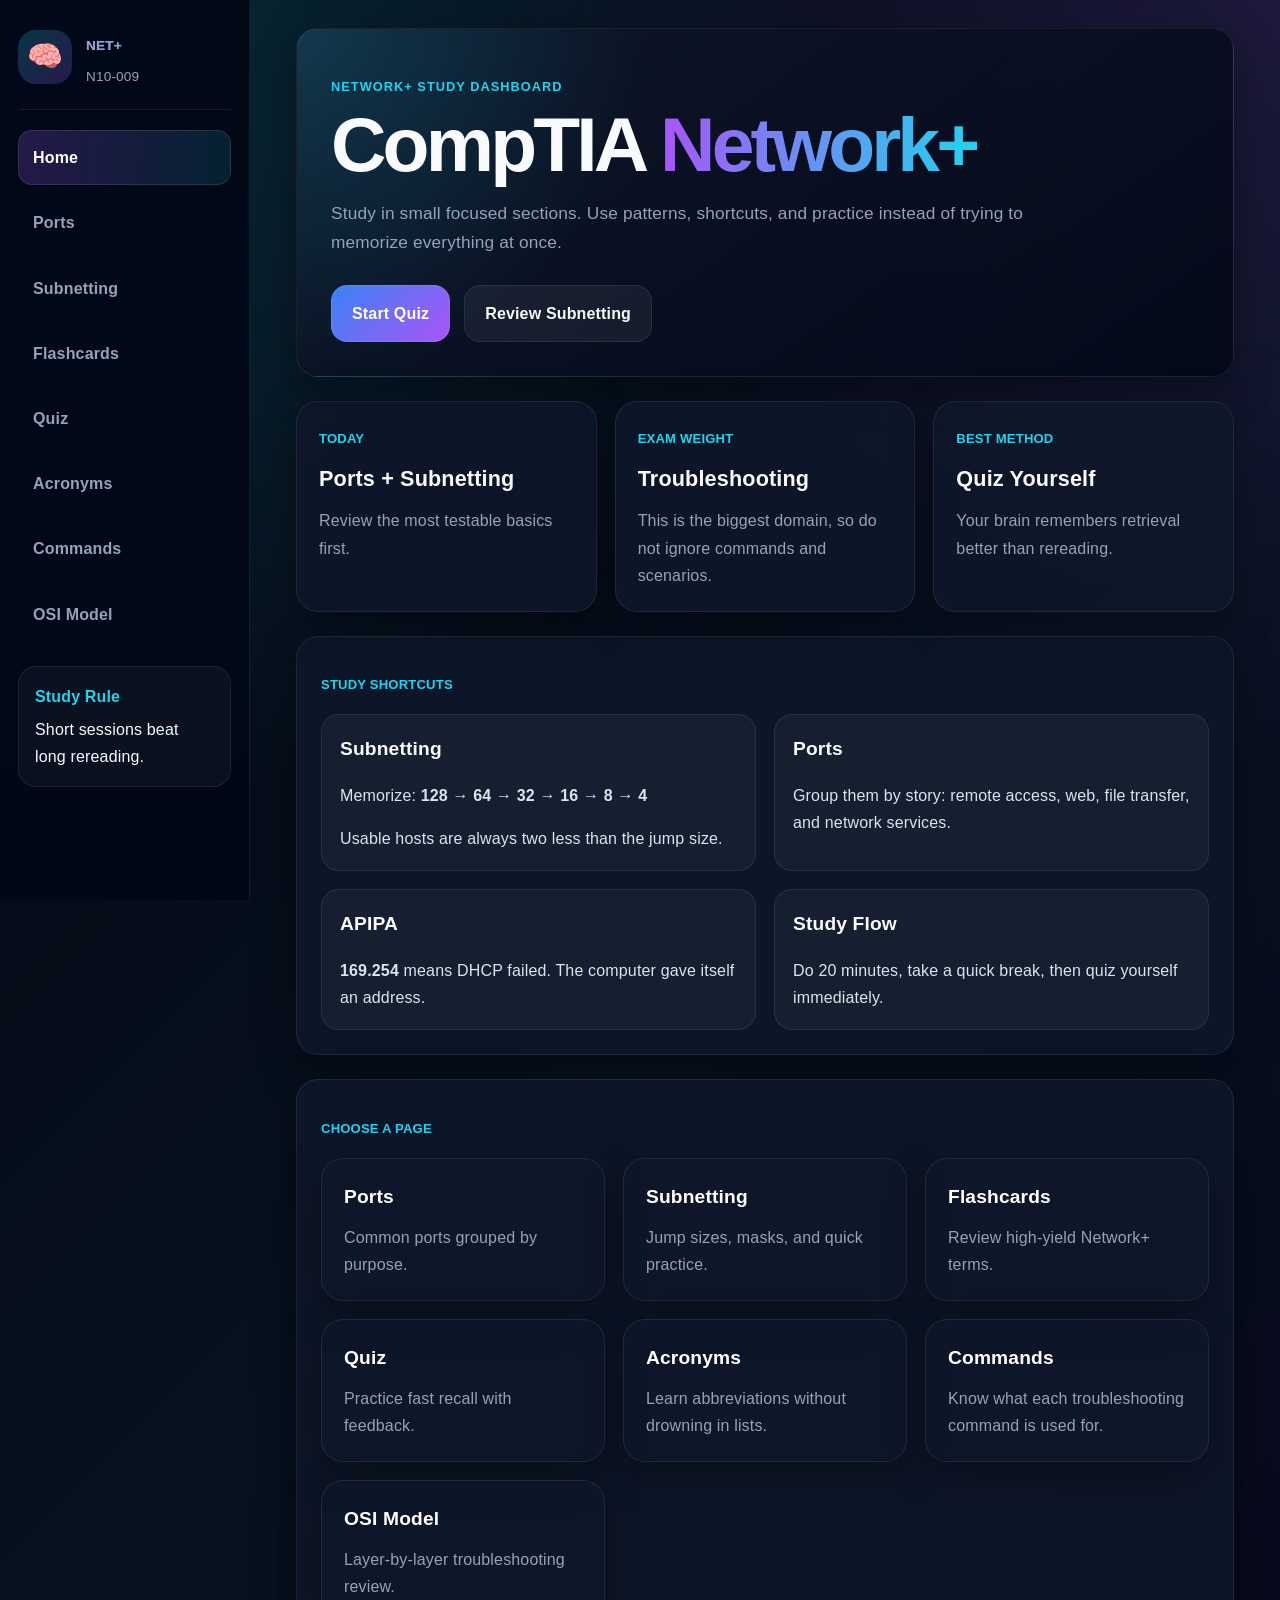
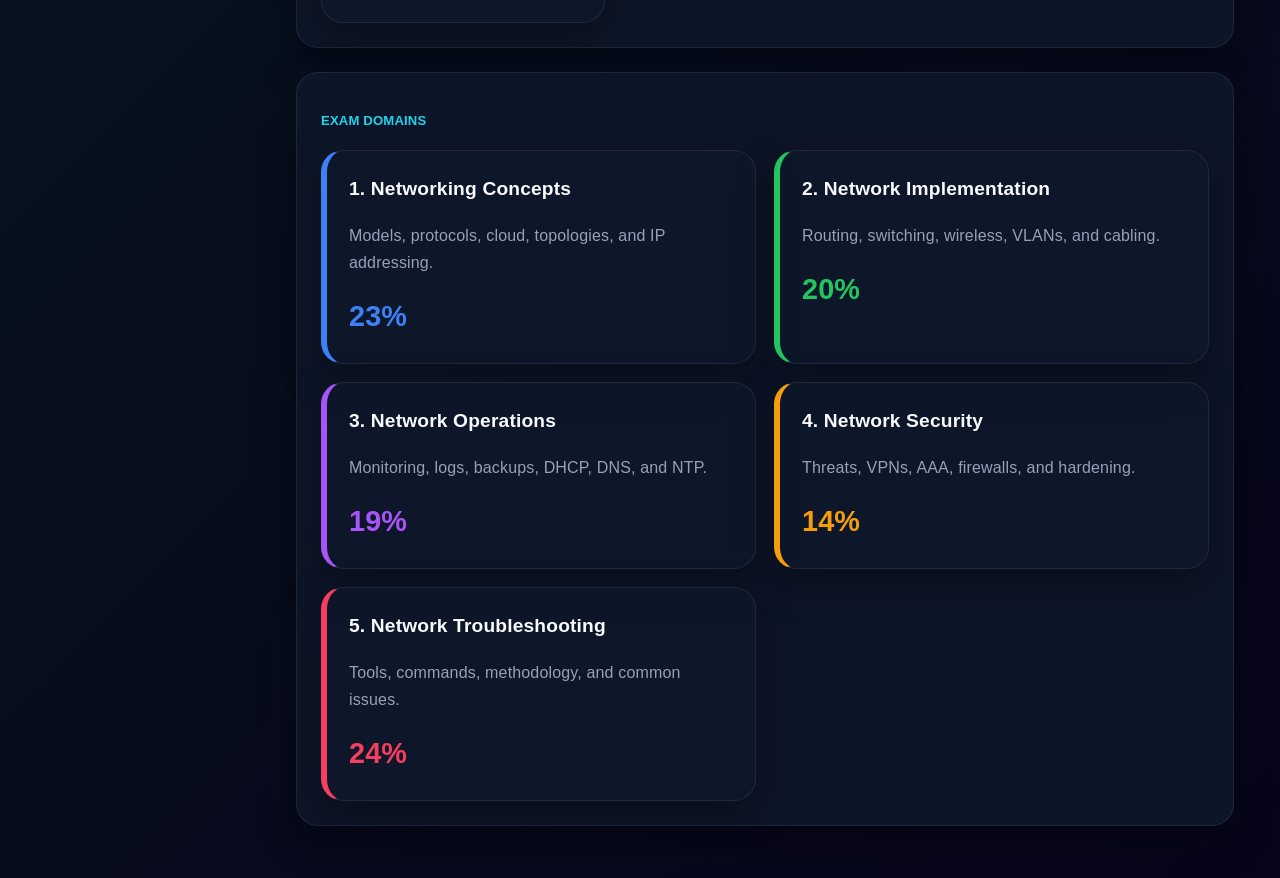
<file: index.html>
<!DOCTYPE html>
<html lang="en">
<head>
  <meta charset="UTF-8" />
  <meta name="viewport" content="width=device-width, initial-scale=1.0" />
  <title>CompTIA Network+ N10-009 Study Hub</title>
  <link rel="stylesheet" href="style.css" />
</head>

<body>
  <a class="skip-link" href="#main">Skip to main content</a>

  <div class="shell">
    <aside class="sidebar">
      <div class="brand">
        <div class="logo" aria-hidden="true">🧠</div>
        <div>
          <h2><span class="gradient-text">NET+</span></h2>
          <span>N10-009</span>
        </div>
      </div>

      <nav class="nav" aria-label="Main navigation">
        <a href="index.html" class="active">Home</a>
        <a href="ports.html">Ports</a>
        <a href="subnetting.html">Subnetting</a>
        <a href="flashcards.html">Flashcards</a>
        <a href="quiz.html">Quiz</a>
        <a href="acronyms.html">Acronyms</a>
        <a href="commands.html">Commands</a>
        <a href="osi.html">OSI Model</a>
      </nav>

      <div class="side-note">
        <strong>Study Rule</strong>
        <span>Short sessions beat long rereading.</span>
      </div>
    </aside>

    <main id="main">
      <section class="hero-card">
        <p class="eyebrow">Network+ Study Dashboard</p>

        <h1>
          CompTIA <span class="gradient-text">Network+</span>
        </h1>

        <p class="subtitle">
          Study in small focused sections. Use patterns, shortcuts, and practice instead of trying to memorize everything at once.
        </p>

        <div class="hero-actions">
          <a class="primary-btn" href="quiz.html">Start Quiz</a>
          <a class="secondary-btn" href="subnetting.html">Review Subnetting</a>
        </div>
      </section>

      <section class="focus-grid" aria-label="Study focus cards">
        <article class="focus-card">
          <span class="card-label">Today</span>
          <h2>Ports + Subnetting</h2>
          <p>Review the most testable basics first.</p>
        </article>

        <article class="focus-card">
          <span class="card-label">Exam Weight</span>
          <h2>Troubleshooting</h2>
          <p>This is the biggest domain, so do not ignore commands and scenarios.</p>
        </article>

        <article class="focus-card">
          <span class="card-label">Best Method</span>
          <h2>Quiz Yourself</h2>
          <p>Your brain remembers retrieval better than rereading.</p>
        </article>
      </section>

      <section class="panel">
        <p class="section-tag">Study Shortcuts</p>

        <div class="rules-grid">
          <article class="study-rule">
            <h2>Subnetting</h2>
            <p>Memorize: <strong>128 → 64 → 32 → 16 → 8 → 4</strong></p>
            <p>Usable hosts are always two less than the jump size.</p>
          </article>

          <article class="study-rule">
            <h2>Ports</h2>
            <p>Group them by story: remote access, web, file transfer, and network services.</p>
          </article>

          <article class="study-rule">
            <h2>APIPA</h2>
            <p><strong>169.254</strong> means DHCP failed. The computer gave itself an address.</p>
          </article>

          <article class="study-rule">
            <h2>Study Flow</h2>
            <p>Do 20 minutes, take a quick break, then quiz yourself immediately.</p>
          </article>
        </div>
      </section>

      <section class="panel">
        <p class="section-tag">Choose a Page</p>

        <div class="page-grid">
          <a class="page-card" href="ports.html">
            <span>Ports</span>
            <p>Common ports grouped by purpose.</p>
          </a>

          <a class="page-card" href="subnetting.html">
            <span>Subnetting</span>
            <p>Jump sizes, masks, and quick practice.</p>
          </a>

          <a class="page-card" href="flashcards.html">
            <span>Flashcards</span>
            <p>Review high-yield Network+ terms.</p>
          </a>

          <a class="page-card" href="quiz.html">
            <span>Quiz</span>
            <p>Practice fast recall with feedback.</p>
          </a>

          <a class="page-card" href="acronyms.html">
            <span>Acronyms</span>
            <p>Learn abbreviations without drowning in lists.</p>
          </a>

          <a class="page-card" href="commands.html">
            <span>Commands</span>
            <p>Know what each troubleshooting command is used for.</p>
          </a>

          <a class="page-card" href="osi.html">
            <span>OSI Model</span>
            <p>Layer-by-layer troubleshooting review.</p>
          </a>
        </div>
      </section>

      <section class="panel">
        <p class="section-tag">Exam Domains</p>

        <div class="domains">
          <article class="domain-card" style="--color: var(--blue)">
            <h2>1. Networking Concepts</h2>
            <p>Models, protocols, cloud, topologies, and IP addressing.</p>
            <strong>23%</strong>
          </article>

          <article class="domain-card" style="--color: var(--green)">
            <h2>2. Network Implementation</h2>
            <p>Routing, switching, wireless, VLANs, and cabling.</p>
            <strong>20%</strong>
          </article>

          <article class="domain-card" style="--color: var(--purple)">
            <h2>3. Network Operations</h2>
            <p>Monitoring, logs, backups, DHCP, DNS, and NTP.</p>
            <strong>19%</strong>
          </article>

          <article class="domain-card" style="--color: var(--orange)">
            <h2>4. Network Security</h2>
            <p>Threats, VPNs, AAA, firewalls, and hardening.</p>
            <strong>14%</strong>
          </article>

          <article class="domain-card" style="--color: var(--red)">
            <h2>5. Network Troubleshooting</h2>
            <p>Tools, commands, methodology, and common issues.</p>
            <strong>24%</strong>
          </article>
        </div>
      </section>
    </main>
  </div>
</body>
</html>
</file>
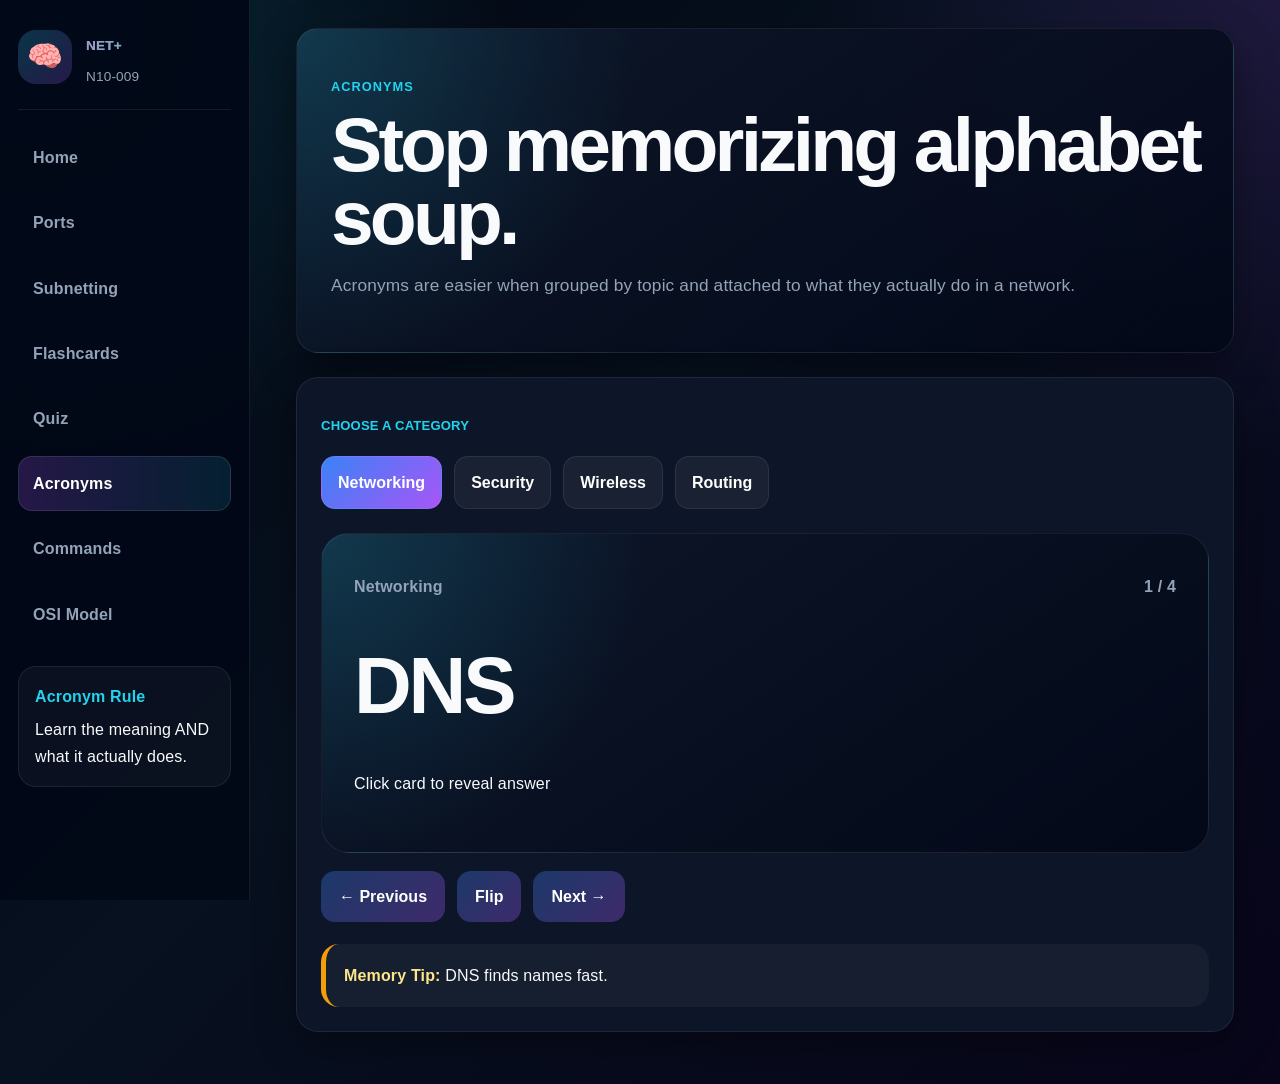
<file: acronyms.html>
<!DOCTYPE html>
<html lang="en">
<head>
  <meta charset="UTF-8" />
  <meta name="viewport" content="width=device-width, initial-scale=1.0" />
  <title>Acronyms | Network+ Study Hub</title>
  <link rel="stylesheet" href="style.css" />

  <style>
    .category-tabs {
      display: flex;
      flex-wrap: wrap;
      gap: 12px;
      margin-bottom: 24px;
    }

    .category-btn {
      padding: 12px 16px;
      border-radius: 14px;
      border: 1px solid rgba(255,255,255,.08);
      background: rgba(255,255,255,.05);
      color: white;
      cursor: pointer;
      font-weight: 800;
    }

    .category-btn.active {
      background: linear-gradient(135deg, var(--blue), var(--purple));
    }

    .acronym-card {
      padding: 32px;
      border-radius: 28px;

      background:
        radial-gradient(circle at top left, rgba(34,211,238,.18), transparent 35%),
        linear-gradient(145deg, rgba(15,23,42,.95), rgba(2,8,23,.92));

      border: 1px solid rgba(255,255,255,.08);

      min-height: 320px;

      display: flex;
      flex-direction: column;
      justify-content: center;

      cursor: pointer;
    }

    .acronym-top {
      display: flex;
      justify-content: space-between;
      margin-bottom: 18px;
      color: var(--muted);
      font-weight: 800;
    }

    .acronym-word {
      font-size: clamp(2.5rem, 8vw, 5rem);
      font-weight: 900;
      letter-spacing: -.04em;
      margin: 0;
    }

    .acronym-answer {
      display: none;

      margin-top: 24px;

      padding-top: 20px;

      border-top: 1px solid rgba(255,255,255,.08);

      font-size: 1.2rem;

      color: #dbeafe;
    }

    .acronym-card.revealed .acronym-answer {
      display: block;
    }

    .memory-tip {
      margin-top: 22px;

      padding: 18px;

      border-radius: 18px;

      background: rgba(255,255,255,.04);

      border-left: 5px solid var(--orange);
    }

    .memory-tip strong {
      color: #fde68a;
    }

    .card-controls {
      display: flex;
      flex-wrap: wrap;
      gap: 12px;
      margin-top: 18px;
    }

    .card-controls button {
      padding: 12px 18px;
      border-radius: 14px;
      border: none;
      cursor: pointer;
      color: white;
      font-weight: 900;

      background:
        linear-gradient(
          135deg,
          rgba(59,130,246,.32),
          rgba(168,85,247,.32)
        );
    }
  </style>
</head>

<body>
  <a class="skip-link" href="#main">Skip to main content</a>

  <div class="shell">
    <aside class="sidebar">
      <div class="brand">
        <div class="logo">🧠</div>

        <div>
          <h2><span class="gradient-text">NET+</span></h2>
          <span>N10-009</span>
        </div>
      </div>

      <nav class="nav">
        <a href="index.html">Home</a>
        <a href="ports.html">Ports</a>
        <a href="subnetting.html">Subnetting</a>
        <a href="flashcards.html">Flashcards</a>
        <a href="quiz.html">Quiz</a>
        <a href="acronyms.html" class="active">Acronyms</a>
        <a href="commands.html">Commands</a>
        <a href="osi.html">OSI Model</a>
      </nav>

      <div class="side-note">
        <strong>Acronym Rule</strong>
        <span>Learn the meaning AND what it actually does.</span>
      </div>
    </aside>

    <main id="main">
      <section class="hero-card">
        <p class="eyebrow">Acronyms</p>

        <h1>Stop memorizing alphabet soup.</h1>

        <p class="subtitle">
          Acronyms are easier when grouped by topic and attached to what they actually do in a network.
        </p>
      </section>

      <section class="panel">
        <p class="section-tag">Choose a Category</p>

        <div class="category-tabs">
          <button class="category-btn active"
            onclick="changeCategory('networking', event)">
            Networking
          </button>

          <button class="category-btn"
            onclick="changeCategory('security', event)">
            Security
          </button>

          <button class="category-btn"
            onclick="changeCategory('wireless', event)">
            Wireless
          </button>

          <button class="category-btn"
            onclick="changeCategory('routing', event)">
            Routing
          </button>
        </div>

        <div class="acronym-card"
          id="acronymCard"
          onclick="flipCard()">

          <div class="acronym-top">
            <span id="categoryName">Networking</span>
            <span id="cardCounter">1 / 1</span>
          </div>

          <h2 class="acronym-word" id="question">
            DNS
          </h2>

          <div class="acronym-answer" id="answer"></div>

          <p class="flash-hint">
            Click card to reveal answer
          </p>
        </div>

        <div class="card-controls">
          <button onclick="prevCard(event)">
            ← Previous
          </button>

          <button onclick="flipCard(event)">
            Flip
          </button>

          <button onclick="nextCard(event)">
            Next →
          </button>
        </div>

        <div class="memory-tip" id="memoryTip">
          <strong>Memory Tip:</strong>
          DNS finds names fast.
        </div>
      </section>
    </main>
  </div>

  <script>
    const categories = {
      networking: [
        {
          q: "DNS",
          a: "Domain Name System — converts names into IP addresses.",
          tip: "DNS finds names fast."
        },

        {
          q: "DHCP",
          a: "Dynamic Host Configuration Protocol — automatically assigns IP addresses.",
          tip: "DHCP gives devices their network settings."
        },

        {
          q: "NAT",
          a: "Network Address Translation — converts private IPs into public IPs.",
          tip: "NAT hides many private devices behind one public IP."
        },

        {
          q: "SNMP",
          a: "Simple Network Management Protocol — monitors network devices.",
          tip: "Think monitoring dashboards."
        }
      ],

      security: [
        {
          q: "AAA",
          a: "Authentication, Authorization, and Accounting.",
          tip: "Who are you? What can you access? What did you do?"
        },

        {
          q: "MFA",
          a: "Multi-Factor Authentication.",
          tip: "Password plus something else."
        },

        {
          q: "ACL",
          a: "Access Control List — filters traffic using permit and deny rules.",
          tip: "Think traffic filter rules."
        },

        {
          q: "PKI",
          a: "Public Key Infrastructure — manages certificates and trust.",
          tip: "PKI helps encrypted systems trust each other."
        }
      ],

      wireless: [
        {
          q: "SSID",
          a: "Service Set Identifier — Wi-Fi network name.",
          tip: "The name you click when joining Wi-Fi."
        },

        {
          q: "WPA3",
          a: "Wi-Fi Protected Access 3 — wireless security standard.",
          tip: "Modern Wi-Fi security."
        },

        {
          q: "AP",
          a: "Access Point — provides wireless network access.",
          tip: "Turns wired network into wireless."
        },

        {
          q: "PoE",
          a: "Power over Ethernet — sends power through Ethernet cables.",
          tip: "One cable for both power and data."
        }
      ],

      routing: [
        {
          q: "OSPF",
          a: "Open Shortest Path First — link-state routing protocol.",
          tip: "OSPF chooses best path using cost."
        },

        {
          q: "BGP",
          a: "Border Gateway Protocol — internet routing protocol.",
          tip: "BGP runs the internet."
        },

        {
          q: "RIP",
          a: "Routing Information Protocol — uses hop count.",
          tip: "RIP trusts everybody too much."
        },

        {
          q: "CIDR",
          a: "Classless Inter-Domain Routing — slash notation like /24.",
          tip: "CIDR controls subnet size."
        }
      ]
    };

    let currentCategory = "networking";
    let currentCard = 0;

    function renderCard() {
      const deck = categories[currentCategory];
      const card = deck[currentCard];

      document.getElementById("acronymCard")
        .classList.remove("revealed");

      document.getElementById("categoryName")
        .textContent =
          currentCategory.charAt(0).toUpperCase() +
          currentCategory.slice(1);

      document.getElementById("cardCounter")
        .textContent =
          `${currentCard + 1} / ${deck.length}`;

      document.getElementById("question")
        .textContent = card.q;

      document.getElementById("answer")
        .textContent = card.a;

      document.getElementById("memoryTip")
        .innerHTML =
          `<strong>Memory Tip:</strong> ${card.tip}`;
    }

    function flipCard(event) {
      if (event) event.stopPropagation();

      document.getElementById("acronymCard")
        .classList.toggle("revealed");
    }

    function nextCard(event) {
      if (event) event.stopPropagation();

      currentCard =
        (currentCard + 1) %
        categories[currentCategory].length;

      renderCard();
    }

    function prevCard(event) {
      if (event) event.stopPropagation();

      currentCard =
        (currentCard - 1 + categories[currentCategory].length) %
        categories[currentCategory].length;

      renderCard();
    }

    function changeCategory(category, event) {
      currentCategory = category;
      currentCard = 0;

      document
        .querySelectorAll(".category-btn")
        .forEach(btn => btn.classList.remove("active"));

      event.target.classList.add("active");

      renderCard();
    }

    renderCard();
  </script>
</body>
</html>
</file>
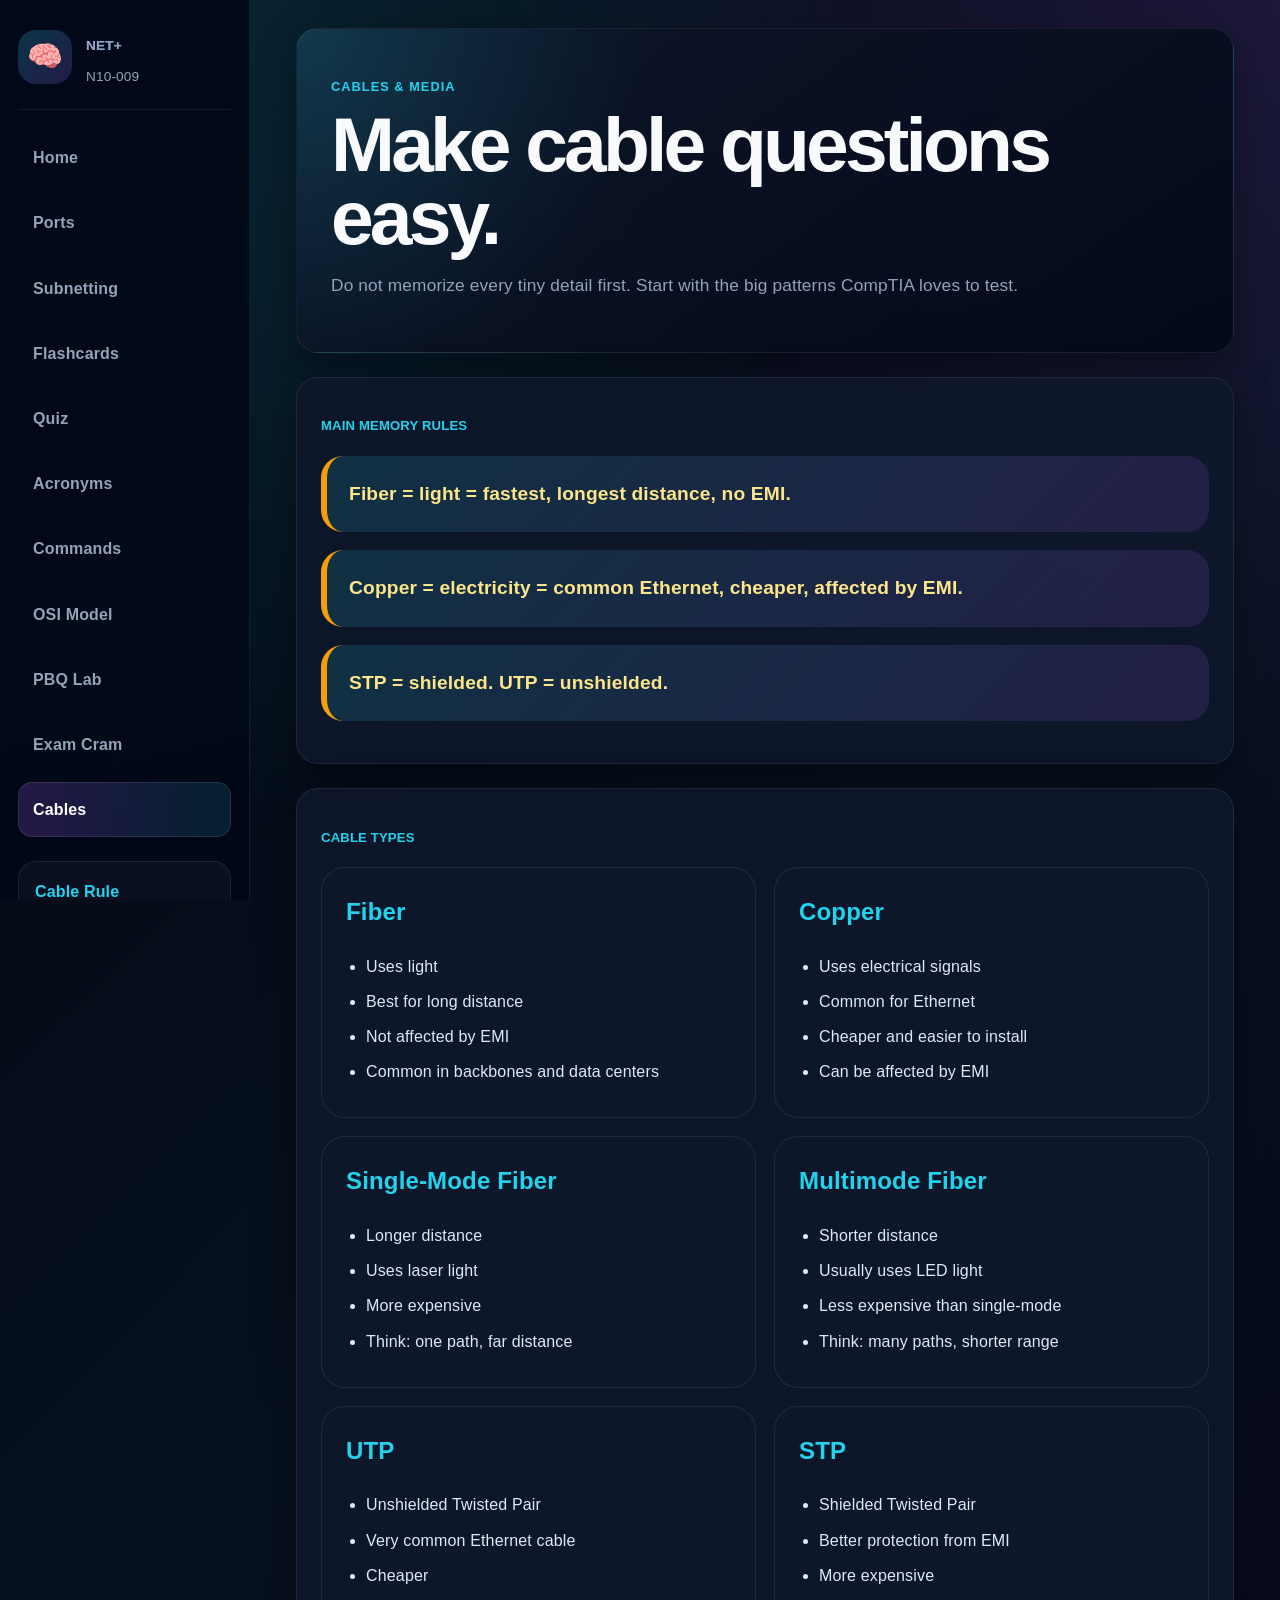
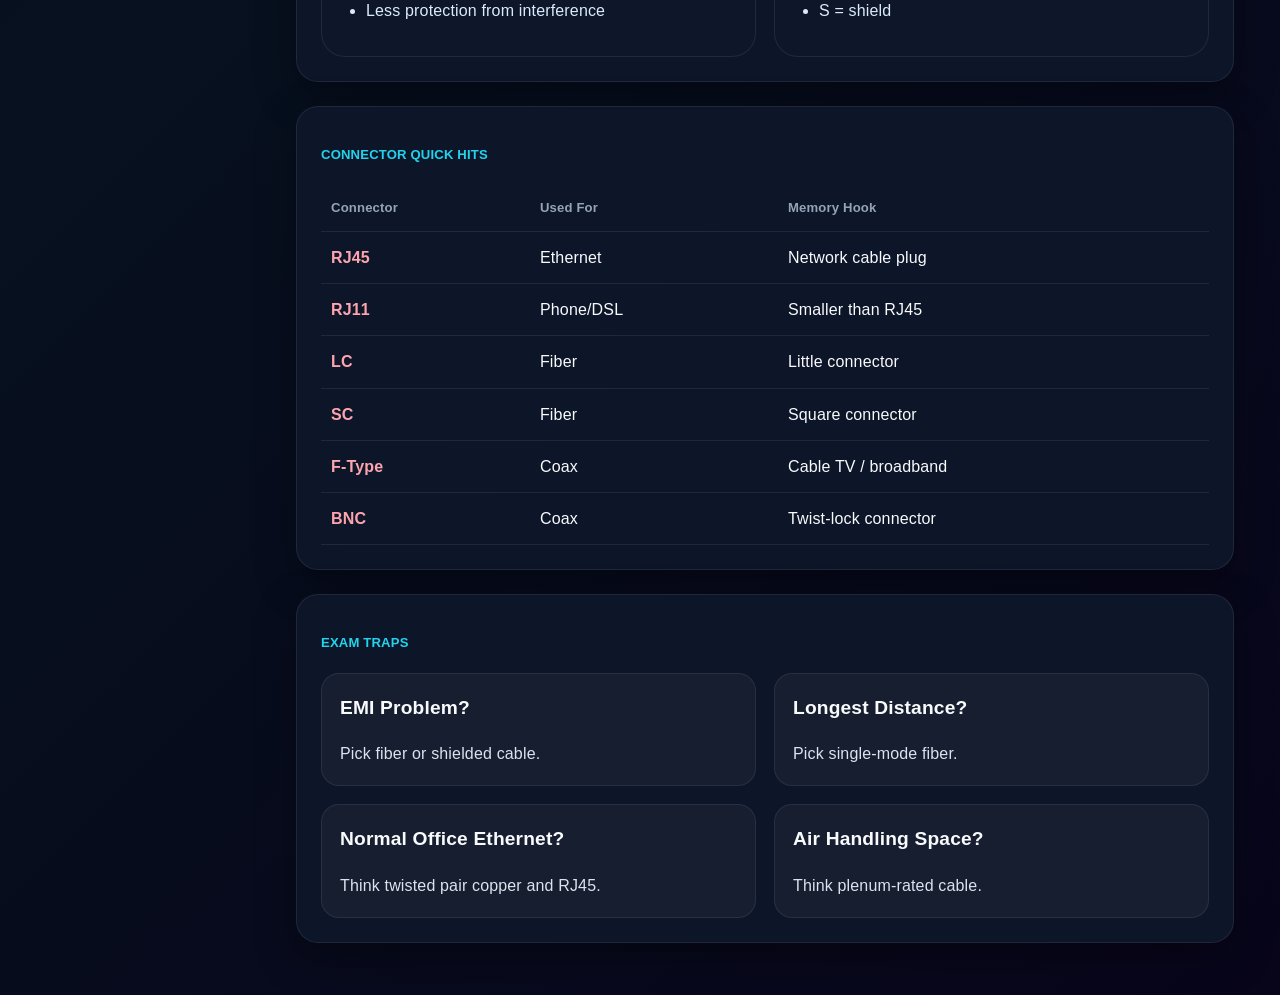
<file: cables.html>
<!DOCTYPE html>
<html lang="en">
<head>
  <meta charset="UTF-8" />
  <meta name="viewport" content="width=device-width, initial-scale=1.0" />
  <title>Cables | Network+ Study Hub</title>
  <link rel="stylesheet" href="style.css" />

  <style>
    .cable-grid {
      display: grid;
      grid-template-columns: repeat(2, 1fr);
      gap: 18px;
    }

    .cable-card {
      padding: 24px;
      border-radius: 24px;
      background: rgba(15,23,42,.94);
      border: 1px solid rgba(255,255,255,.08);
    }

    .cable-card h2 {
      margin-top: 0;
      color: var(--cyan);
    }

    .big-rule {
      padding: 22px;
      border-radius: 22px;
      background: linear-gradient(135deg, rgba(34,211,238,.14), rgba(168,85,247,.14));
      border-left: 6px solid var(--orange);
      margin-bottom: 18px;
      font-size: 1.2rem;
      font-weight: 800;
      color: #fde68a;
    }

    .mini-list {
      margin: 0;
      padding-left: 20px;
      color: #dbeafe;
    }

    .mini-list li {
      margin-bottom: 8px;
    }

    @media (max-width: 900px) {
      .cable-grid {
        grid-template-columns: 1fr;
      }
    }
  </style>
</head>

<body>
  <a class="skip-link" href="#main">Skip to main content</a>

  <div class="shell">
    <aside class="sidebar">
      <div class="brand">
        <div class="logo" aria-hidden="true">🧠</div>
        <div>
          <h2><span class="gradient-text">NET+</span></h2>
          <span>N10-009</span>
        </div>
      </div>

      <nav class="nav" aria-label="Main navigation">
        <a href="index.html">Home</a>
        <a href="ports.html">Ports</a>
        <a href="subnetting.html">Subnetting</a>
        <a href="flashcards.html">Flashcards</a>
        <a href="quiz.html">Quiz</a>
        <a href="acronyms.html">Acronyms</a>
        <a href="commands.html">Commands</a>
        <a href="osi.html">OSI Model</a>
        <a href="pbq.html">PBQ Lab</a>
        <a href="exam-cram.html">Exam Cram</a>
        <a href="cables.html" class="active">Cables</a>
      </nav>

      <div class="side-note">
        <strong>Cable Rule</strong>
        <span>Fiber is light. Copper is electricity.</span>
      </div>
    </aside>

    <main id="main">
      <section class="hero-card">
        <p class="eyebrow">Cables & Media</p>
        <h1>Make cable questions easy.</h1>
        <p class="subtitle">
          Do not memorize every tiny detail first. Start with the big patterns CompTIA loves to test.
        </p>
      </section>

      <section class="panel">
        <p class="section-tag">Main Memory Rules</p>

        <div class="big-rule">Fiber = light = fastest, longest distance, no EMI.</div>
        <div class="big-rule">Copper = electricity = common Ethernet, cheaper, affected by EMI.</div>
        <div class="big-rule">STP = shielded. UTP = unshielded.</div>
      </section>

      <section class="panel">
        <p class="section-tag">Cable Types</p>

        <div class="cable-grid">
          <article class="cable-card">
            <h2>Fiber</h2>
            <ul class="mini-list">
              <li>Uses light</li>
              <li>Best for long distance</li>
              <li>Not affected by EMI</li>
              <li>Common in backbones and data centers</li>
            </ul>
          </article>

          <article class="cable-card">
            <h2>Copper</h2>
            <ul class="mini-list">
              <li>Uses electrical signals</li>
              <li>Common for Ethernet</li>
              <li>Cheaper and easier to install</li>
              <li>Can be affected by EMI</li>
            </ul>
          </article>

          <article class="cable-card">
            <h2>Single-Mode Fiber</h2>
            <ul class="mini-list">
              <li>Longer distance</li>
              <li>Uses laser light</li>
              <li>More expensive</li>
              <li>Think: one path, far distance</li>
            </ul>
          </article>

          <article class="cable-card">
            <h2>Multimode Fiber</h2>
            <ul class="mini-list">
              <li>Shorter distance</li>
              <li>Usually uses LED light</li>
              <li>Less expensive than single-mode</li>
              <li>Think: many paths, shorter range</li>
            </ul>
          </article>

          <article class="cable-card">
            <h2>UTP</h2>
            <ul class="mini-list">
              <li>Unshielded Twisted Pair</li>
              <li>Very common Ethernet cable</li>
              <li>Cheaper</li>
              <li>Less protection from interference</li>
            </ul>
          </article>

          <article class="cable-card">
            <h2>STP</h2>
            <ul class="mini-list">
              <li>Shielded Twisted Pair</li>
              <li>Better protection from EMI</li>
              <li>More expensive</li>
              <li>S = shield</li>
            </ul>
          </article>
        </div>
      </section>

      <section class="panel">
        <p class="section-tag">Connector Quick Hits</p>

        <table>
          <thead>
            <tr>
              <th>Connector</th>
              <th>Used For</th>
              <th>Memory Hook</th>
            </tr>
          </thead>
          <tbody>
            <tr>
              <td>RJ45</td>
              <td>Ethernet</td>
              <td>Network cable plug</td>
            </tr>
            <tr>
              <td>RJ11</td>
              <td>Phone/DSL</td>
              <td>Smaller than RJ45</td>
            </tr>
            <tr>
              <td>LC</td>
              <td>Fiber</td>
              <td>Little connector</td>
            </tr>
            <tr>
              <td>SC</td>
              <td>Fiber</td>
              <td>Square connector</td>
            </tr>
            <tr>
              <td>F-Type</td>
              <td>Coax</td>
              <td>Cable TV / broadband</td>
            </tr>
            <tr>
              <td>BNC</td>
              <td>Coax</td>
              <td>Twist-lock connector</td>
            </tr>
          </tbody>
        </table>
      </section>

      <section class="panel">
        <p class="section-tag">Exam Traps</p>

        <div class="cable-grid">
          <article class="study-rule">
            <h2>EMI Problem?</h2>
            <p>Pick fiber or shielded cable.</p>
          </article>

          <article class="study-rule">
            <h2>Longest Distance?</h2>
            <p>Pick single-mode fiber.</p>
          </article>

          <article class="study-rule">
            <h2>Normal Office Ethernet?</h2>
            <p>Think twisted pair copper and RJ45.</p>
          </article>

          <article class="study-rule">
            <h2>Air Handling Space?</h2>
            <p>Think plenum-rated cable.</p>
          </article>
        </div>
      </section>
    </main>
  </div>
</body>
</html>
</file>
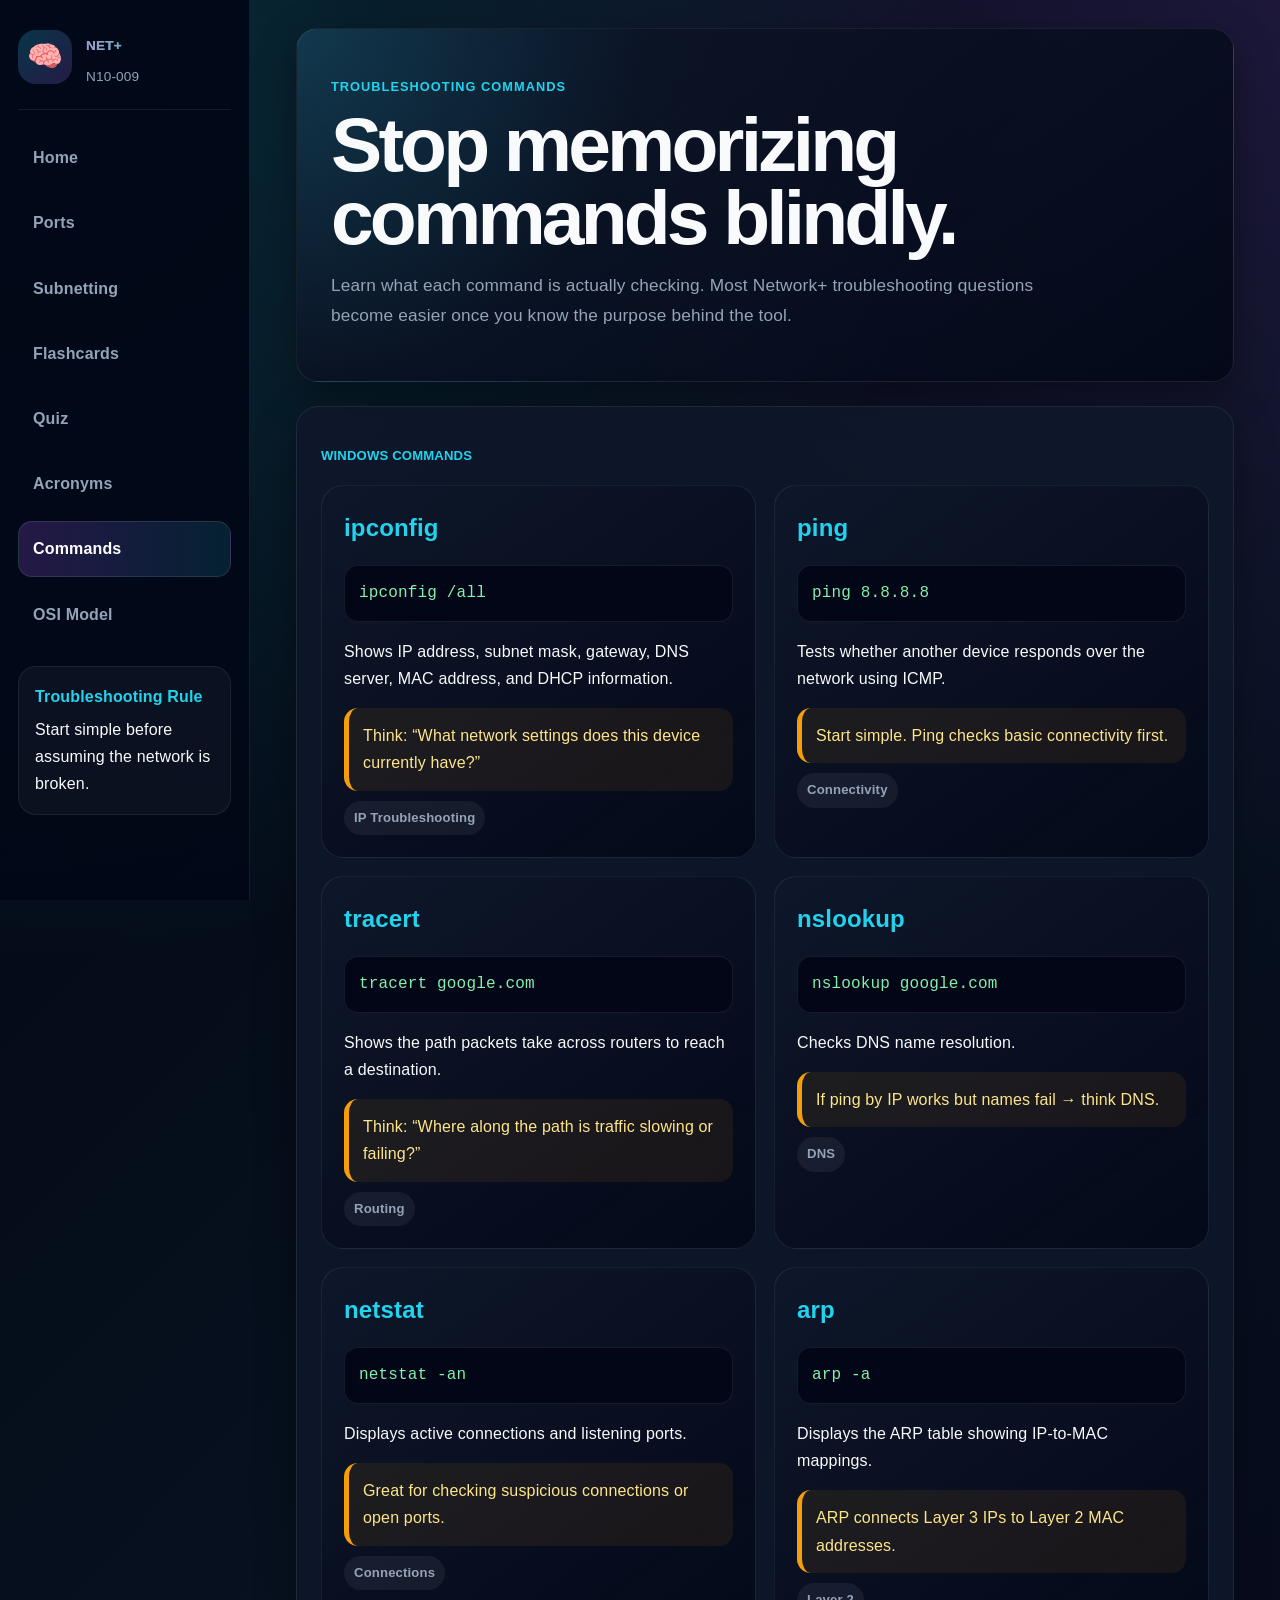
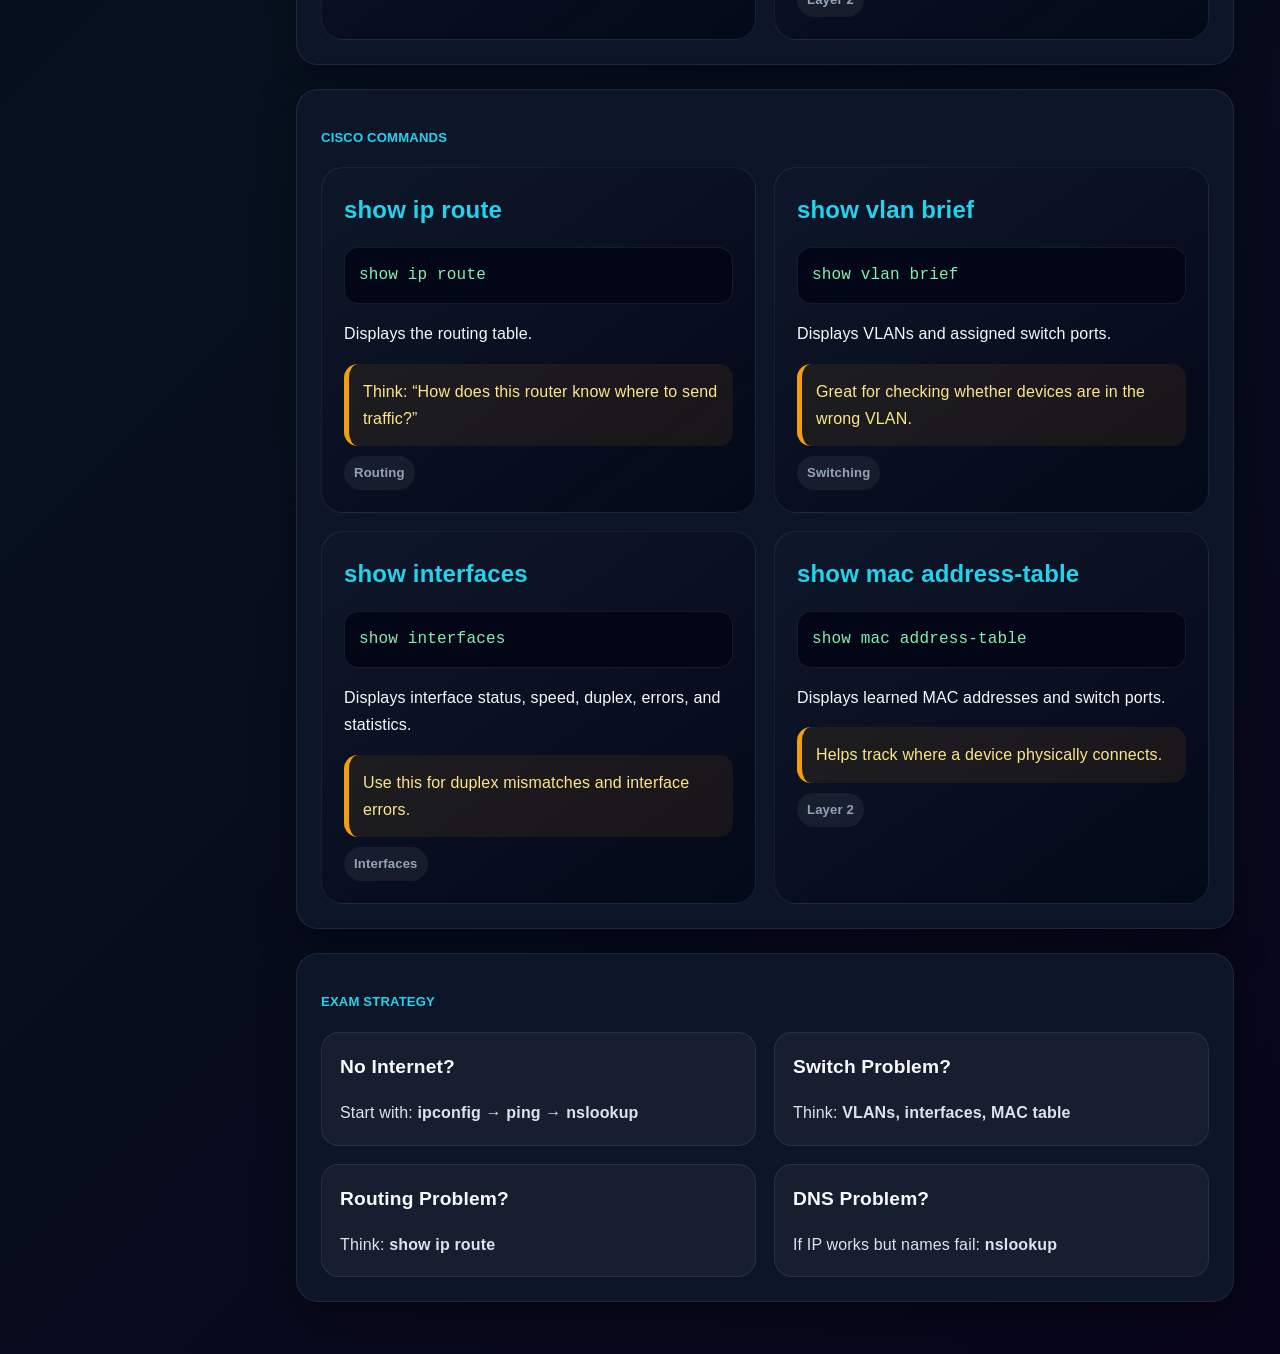
<file: commands.html>
<!DOCTYPE html>
<html lang="en">
<head>
  <meta charset="UTF-8" />
  <meta name="viewport" content="width=device-width, initial-scale=1.0" />
  <title>Commands | Network+ Study Hub</title>
  <link rel="stylesheet" href="style.css" />

  <style>
    .command-grid {
      display: grid;
      grid-template-columns: repeat(2, 1fr);
      gap: 18px;
    }

    .command-card {
      padding: 22px;
      border-radius: 22px;

      background:
        linear-gradient(
          145deg,
          rgba(15,23,42,.95),
          rgba(2,8,23,.90)
        );

      border: 1px solid rgba(255,255,255,.08);
    }

    .command-card h2 {
      margin-top: 0;
      margin-bottom: 12px;
      color: var(--cyan);
    }

    .terminal {
      margin: 16px 0;

      padding: 14px;

      border-radius: 14px;

      background: #020617;

      border: 1px solid rgba(255,255,255,.08);

      font-family: monospace;

      overflow-x: auto;
    }

    .terminal code {
      color: #86efac;
      font-size: 1rem;
    }

    .memory-tip {
      margin-top: 16px;

      padding: 14px;

      border-left: 5px solid var(--orange);

      background: rgba(245,158,11,.08);

      border-radius: 14px;

      color: #fde68a;
    }

    .command-tag {
      display: inline-block;

      margin-top: 10px;

      padding: 6px 10px;

      border-radius: 999px;

      background: rgba(255,255,255,.06);

      color: var(--muted);

      font-size: .82rem;

      font-weight: 700;
    }

    @media (max-width: 900px) {
      .command-grid {
        grid-template-columns: 1fr;
      }
    }
  </style>
</head>

<body>
  <a class="skip-link" href="#main">Skip to main content</a>

  <div class="shell">
    <aside class="sidebar">
      <div class="brand">
        <div class="logo">🧠</div>

        <div>
          <h2><span class="gradient-text">NET+</span></h2>
          <span>N10-009</span>
        </div>
      </div>

      <nav class="nav">
        <a href="index.html">Home</a>
        <a href="ports.html">Ports</a>
        <a href="subnetting.html">Subnetting</a>
        <a href="flashcards.html">Flashcards</a>
        <a href="quiz.html">Quiz</a>
        <a href="acronyms.html">Acronyms</a>
        <a href="commands.html" class="active">Commands</a>
        <a href="osi.html">OSI Model</a>
      </nav>

      <div class="side-note">
        <strong>Troubleshooting Rule</strong>
        <span>Start simple before assuming the network is broken.</span>
      </div>
    </aside>

    <main id="main">
      <section class="hero-card">
        <p class="eyebrow">Troubleshooting Commands</p>

        <h1>Stop memorizing commands blindly.</h1>

        <p class="subtitle">
          Learn what each command is actually checking. Most Network+ troubleshooting questions become easier once you know the purpose behind the tool.
        </p>
      </section>

      <section class="panel">
        <p class="section-tag">Windows Commands</p>

        <div class="command-grid">

          <article class="command-card">
            <h2>ipconfig</h2>

            <div class="terminal">
              <code>ipconfig /all</code>
            </div>

            <p>
              Shows IP address, subnet mask, gateway, DNS server, MAC address, and DHCP information.
            </p>

            <div class="memory-tip">
              Think: “What network settings does this device currently have?”
            </div>

            <span class="command-tag">IP Troubleshooting</span>
          </article>

          <article class="command-card">
            <h2>ping</h2>

            <div class="terminal">
              <code>ping 8.8.8.8</code>
            </div>

            <p>
              Tests whether another device responds over the network using ICMP.
            </p>

            <div class="memory-tip">
              Start simple. Ping checks basic connectivity first.
            </div>

            <span class="command-tag">Connectivity</span>
          </article>

          <article class="command-card">
            <h2>tracert</h2>

            <div class="terminal">
              <code>tracert google.com</code>
            </div>

            <p>
              Shows the path packets take across routers to reach a destination.
            </p>

            <div class="memory-tip">
              Think: “Where along the path is traffic slowing or failing?”
            </div>

            <span class="command-tag">Routing</span>
          </article>

          <article class="command-card">
            <h2>nslookup</h2>

            <div class="terminal">
              <code>nslookup google.com</code>
            </div>

            <p>
              Checks DNS name resolution.
            </p>

            <div class="memory-tip">
              If ping by IP works but names fail → think DNS.
            </div>

            <span class="command-tag">DNS</span>
          </article>

          <article class="command-card">
            <h2>netstat</h2>

            <div class="terminal">
              <code>netstat -an</code>
            </div>

            <p>
              Displays active connections and listening ports.
            </p>

            <div class="memory-tip">
              Great for checking suspicious connections or open ports.
            </div>

            <span class="command-tag">Connections</span>
          </article>

          <article class="command-card">
            <h2>arp</h2>

            <div class="terminal">
              <code>arp -a</code>
            </div>

            <p>
              Displays the ARP table showing IP-to-MAC mappings.
            </p>

            <div class="memory-tip">
              ARP connects Layer 3 IPs to Layer 2 MAC addresses.
            </div>

            <span class="command-tag">Layer 2</span>
          </article>

        </div>
      </section>

      <section class="panel">
        <p class="section-tag">Cisco Commands</p>

        <div class="command-grid">

          <article class="command-card">
            <h2>show ip route</h2>

            <div class="terminal">
              <code>show ip route</code>
            </div>

            <p>
              Displays the routing table.
            </p>

            <div class="memory-tip">
              Think: “How does this router know where to send traffic?”
            </div>

            <span class="command-tag">Routing</span>
          </article>

          <article class="command-card">
            <h2>show vlan brief</h2>

            <div class="terminal">
              <code>show vlan brief</code>
            </div>

            <p>
              Displays VLANs and assigned switch ports.
            </p>

            <div class="memory-tip">
              Great for checking whether devices are in the wrong VLAN.
            </div>

            <span class="command-tag">Switching</span>
          </article>

          <article class="command-card">
            <h2>show interfaces</h2>

            <div class="terminal">
              <code>show interfaces</code>
            </div>

            <p>
              Displays interface status, speed, duplex, errors, and statistics.
            </p>

            <div class="memory-tip">
              Use this for duplex mismatches and interface errors.
            </div>

            <span class="command-tag">Interfaces</span>
          </article>

          <article class="command-card">
            <h2>show mac address-table</h2>

            <div class="terminal">
              <code>show mac address-table</code>
            </div>

            <p>
              Displays learned MAC addresses and switch ports.
            </p>

            <div class="memory-tip">
              Helps track where a device physically connects.
            </div>

            <span class="command-tag">Layer 2</span>
          </article>

        </div>
      </section>

      <section class="panel">
        <p class="section-tag">Exam Strategy</p>

        <div class="rules-grid">

          <article class="study-rule">
            <h2>No Internet?</h2>
            <p>
              Start with:
              <strong>ipconfig → ping → nslookup</strong>
            </p>
          </article>

          <article class="study-rule">
            <h2>Switch Problem?</h2>
            <p>
              Think:
              <strong>VLANs, interfaces, MAC table</strong>
            </p>
          </article>

          <article class="study-rule">
            <h2>Routing Problem?</h2>
            <p>
              Think:
              <strong>show ip route</strong>
            </p>
          </article>

          <article class="study-rule">
            <h2>DNS Problem?</h2>
            <p>
              If IP works but names fail:
              <strong>nslookup</strong>
            </p>
          </article>

        </div>
      </section>
    </main>
  </div>
</body>
</html>
</file>
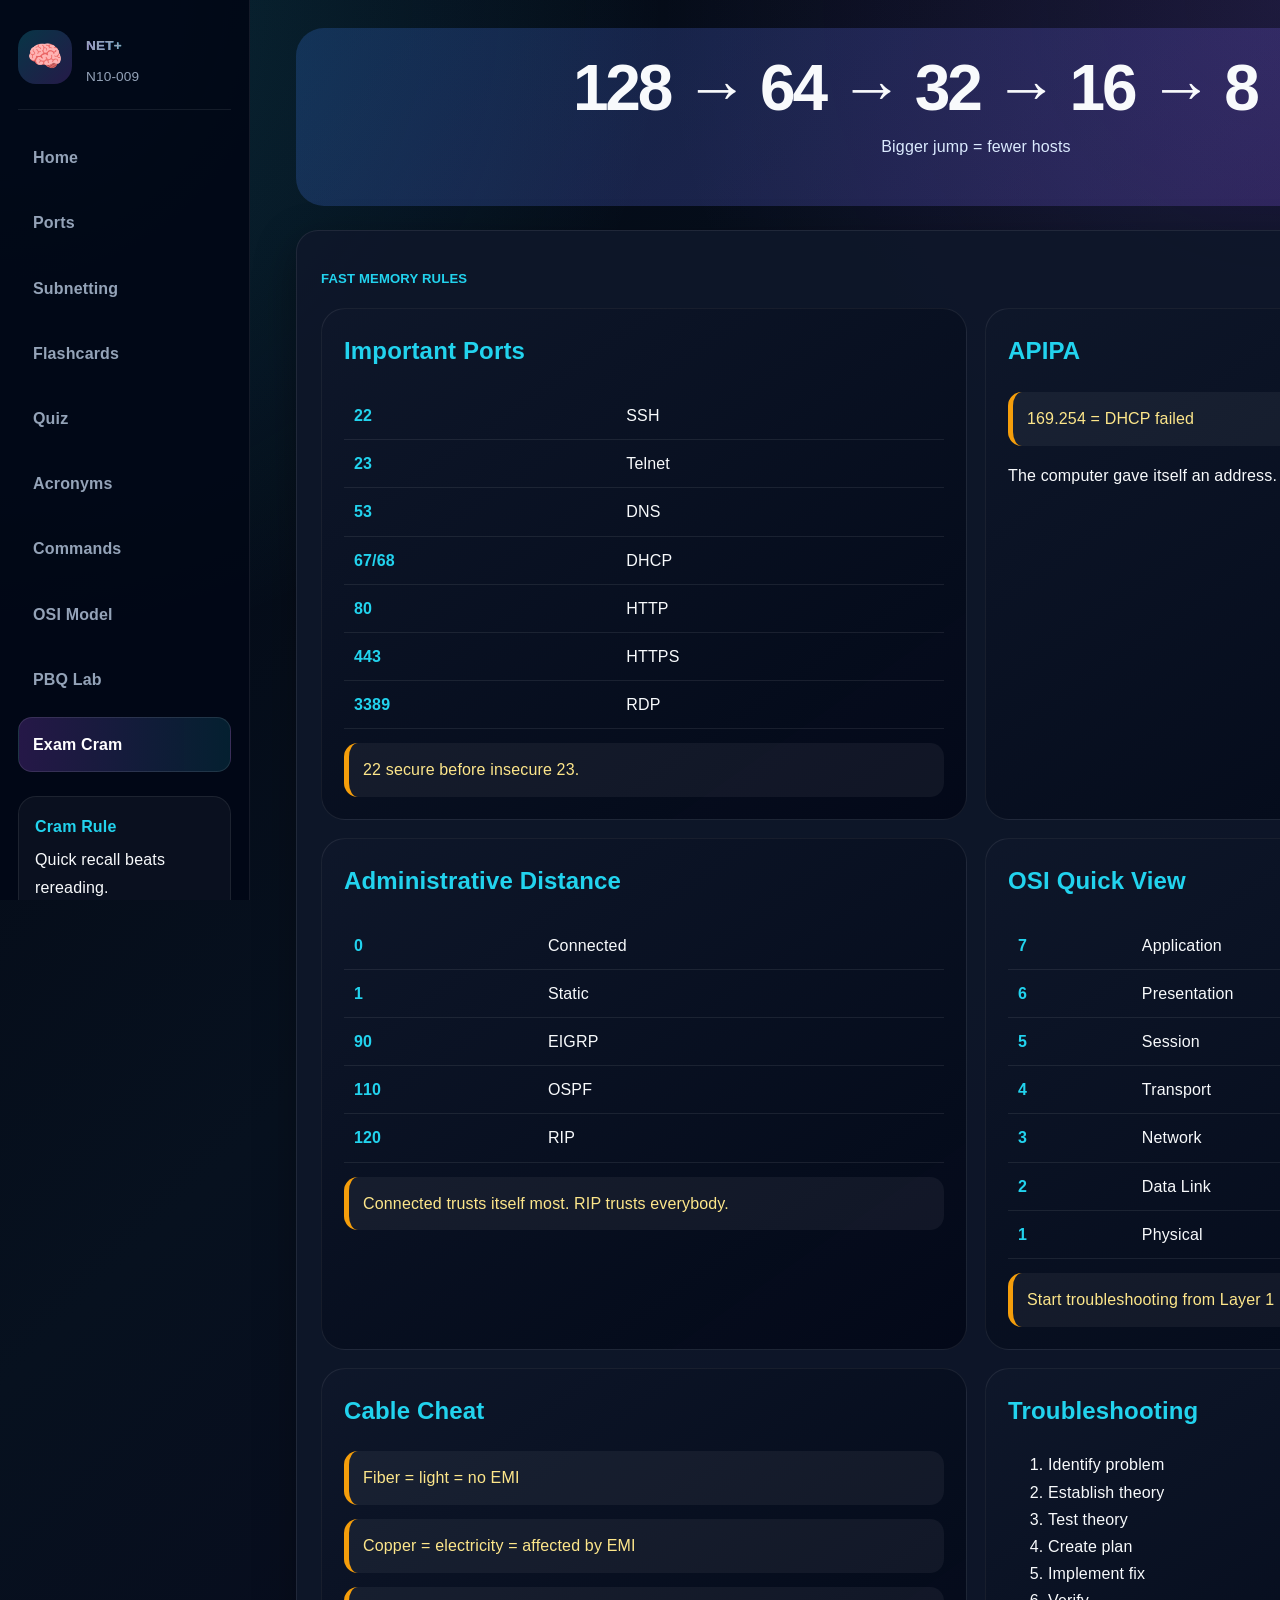
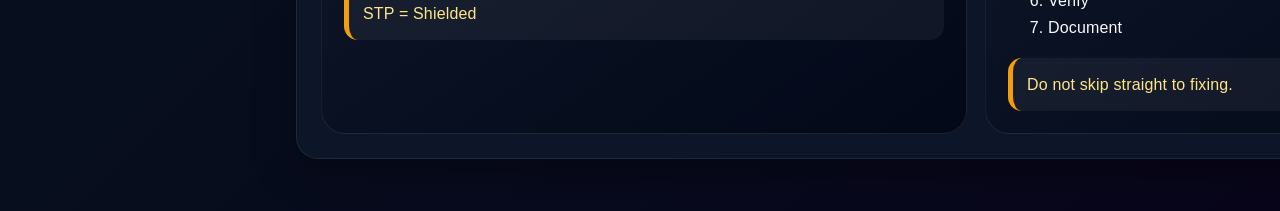
<file: exam-cram.html>
<!DOCTYPE html>
<html lang="en">
<head>
  <meta charset="UTF-8" />
  <meta name="viewport"
    content="width=device-width, initial-scale=1.0" />

  <title>Exam Cram | Network+ Study Hub</title>

  <link rel="stylesheet" href="style.css" />

  <style>

    .cram-grid {
      display: grid;
      grid-template-columns: repeat(2, 1fr);
      gap: 18px;
    }

    .cram-card {
      padding: 22px;

      border-radius: 24px;

      background:
        linear-gradient(
          145deg,
          rgba(15,23,42,.95),
          rgba(2,8,23,.92)
        );

      border: 1px solid rgba(255,255,255,.08);
    }

    .cram-card h2 {
      margin-top: 0;
      color: var(--cyan);
    }

    .memory-line {
      margin-top: 14px;

      padding: 14px;

      border-radius: 14px;

      background: rgba(255,255,255,.05);

      border-left: 5px solid var(--orange);

      color: #fde68a;

      line-height: 1.6;
    }

    .quick-table {
      width: 100%;
      border-collapse: collapse;
      margin-top: 12px;
    }

    .quick-table td {
      padding: 10px;
      border-bottom:
        1px solid rgba(255,255,255,.08);
    }

    .quick-table td:first-child {
      color: var(--cyan);
      font-weight: 900;
    }

    .big-memory {
      text-align: center;

      padding: 30px;

      border-radius: 28px;

      background:
        linear-gradient(
          135deg,
          rgba(59,130,246,.22),
          rgba(168,85,247,.22)
        );

      margin-bottom: 24px;
    }

    .big-memory h1 {
      margin: 0;
      font-size: clamp(2rem, 6vw, 4rem);
    }

    .big-memory p {
      color: #dbeafe;
      margin-top: 14px;
    }

    @media (max-width: 900px) {
      .cram-grid {
        grid-template-columns: 1fr;
      }
    }

  </style>
</head>

<body>

<a class="skip-link"
  href="#main">
  Skip to main content
</a>

<div class="shell">

  <aside class="sidebar">

    <div class="brand">
      <div class="logo">🧠</div>

      <div>
        <h2>
          <span class="gradient-text">
            NET+
          </span>
        </h2>

        <span>N10-009</span>
      </div>
    </div>

    <nav class="nav">
      <a href="index.html">Home</a>
      <a href="ports.html">Ports</a>
      <a href="subnetting.html">Subnetting</a>
      <a href="flashcards.html">Flashcards</a>
      <a href="quiz.html">Quiz</a>
      <a href="acronyms.html">Acronyms</a>
      <a href="commands.html">Commands</a>
      <a href="osi.html">OSI Model</a>
      <a href="pbq.html">PBQ Lab</a>
      <a href="exam-cram.html"
        class="active">
        Exam Cram
      </a>
    </nav>

    <div class="side-note">
      <strong>Cram Rule</strong>
      <span>
        Quick recall beats rereading.
      </span>
    </div>

  </aside>

  <main id="main">

    <section class="big-memory">

      <h1>
        128 → 64 → 32 → 16 → 8 → 4
      </h1>

      <p>
        Bigger jump = fewer hosts
      </p>

    </section>

    <section class="panel">

      <p class="section-tag">
        Fast Memory Rules
      </p>

      <div class="cram-grid">

        <!-- PORTS -->

        <article class="cram-card">

          <h2>Important Ports</h2>

          <table class="quick-table">
            <tr>
              <td>22</td>
              <td>SSH</td>
            </tr>

            <tr>
              <td>23</td>
              <td>Telnet</td>
            </tr>

            <tr>
              <td>53</td>
              <td>DNS</td>
            </tr>

            <tr>
              <td>67/68</td>
              <td>DHCP</td>
            </tr>

            <tr>
              <td>80</td>
              <td>HTTP</td>
            </tr>

            <tr>
              <td>443</td>
              <td>HTTPS</td>
            </tr>

            <tr>
              <td>3389</td>
              <td>RDP</td>
            </tr>
          </table>

          <div class="memory-line">
            22 secure before insecure 23.
          </div>

        </article>

        <!-- APIPA -->

        <article class="cram-card">

          <h2>APIPA</h2>

          <div class="memory-line">
            169.254 = DHCP failed
          </div>

          <p>
            The computer gave itself an address.
          </p>

        </article>

        <!-- ROUTING -->

        <article class="cram-card">

          <h2>Administrative Distance</h2>

          <table class="quick-table">

            <tr>
              <td>0</td>
              <td>Connected</td>
            </tr>

            <tr>
              <td>1</td>
              <td>Static</td>
            </tr>

            <tr>
              <td>90</td>
              <td>EIGRP</td>
            </tr>

            <tr>
              <td>110</td>
              <td>OSPF</td>
            </tr>

            <tr>
              <td>120</td>
              <td>RIP</td>
            </tr>

          </table>

          <div class="memory-line">
            Connected trusts itself most.
            RIP trusts everybody.
          </div>

        </article>

        <!-- OSI -->

        <article class="cram-card">

          <h2>OSI Quick View</h2>

          <table class="quick-table">

            <tr>
              <td>7</td>
              <td>Application</td>
            </tr>

            <tr>
              <td>6</td>
              <td>Presentation</td>
            </tr>

            <tr>
              <td>5</td>
              <td>Session</td>
            </tr>

            <tr>
              <td>4</td>
              <td>Transport</td>
            </tr>

            <tr>
              <td>3</td>
              <td>Network</td>
            </tr>

            <tr>
              <td>2</td>
              <td>Data Link</td>
            </tr>

            <tr>
              <td>1</td>
              <td>Physical</td>
            </tr>

          </table>

          <div class="memory-line">
            Start troubleshooting from Layer 1 upward.
          </div>

        </article>

        <!-- CABLES -->

        <article class="cram-card">

          <h2>Cable Cheat</h2>

          <div class="memory-line">
            Fiber = light = no EMI
          </div>

          <div class="memory-line">
            Copper = electricity = affected by EMI
          </div>

          <div class="memory-line">
            STP = Shielded
          </div>

        </article>

        <!-- TROUBLESHOOTING -->

        <article class="cram-card">

          <h2>Troubleshooting</h2>

          <ol>
            <li>Identify problem</li>
            <li>Establish theory</li>
            <li>Test theory</li>
            <li>Create plan</li>
            <li>Implement fix</li>
            <li>Verify</li>
            <li>Document</li>
          </ol>

          <div class="memory-line">
            Do not skip straight to fixing.
          </div>

        </article>

      </div>

    </section>

  </main>

</div>

</body>
</html>
</file>
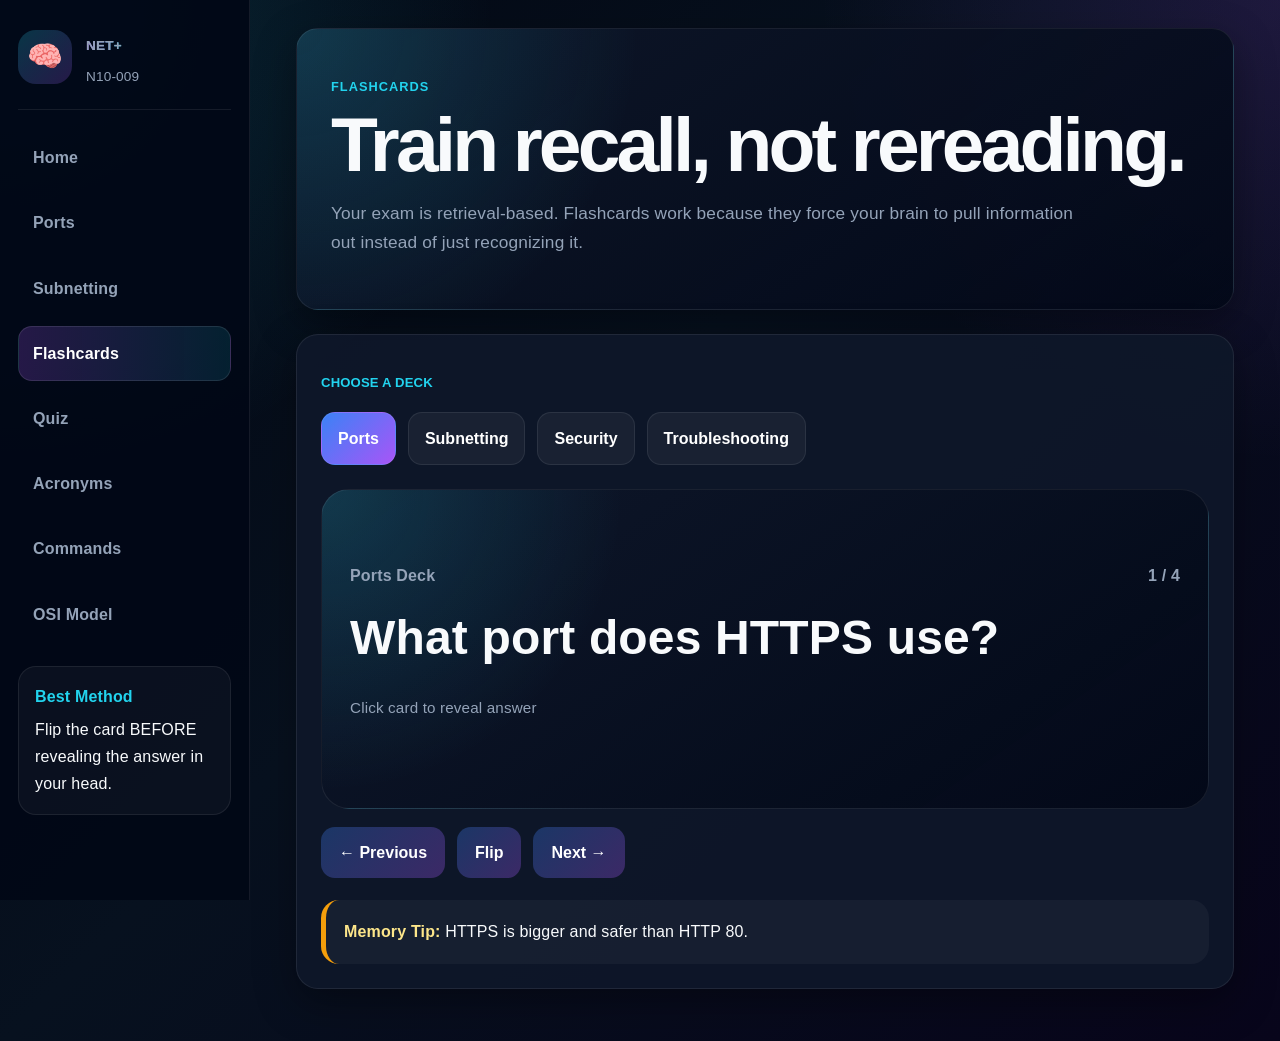
<file: flashcards.html>
<!DOCTYPE html>
<html lang="en">
<head>
  <meta charset="UTF-8" />
  <meta name="viewport" content="width=device-width, initial-scale=1.0" />
  <title>Flashcards | Network+ Study Hub</title>
  <link rel="stylesheet" href="style.css" />

  <style>
    .deck-selector {
      display: flex;
      flex-wrap: wrap;
      gap: 12px;
      margin-bottom: 24px;
    }

    .deck-btn {
      padding: 12px 16px;
      border-radius: 14px;
      border: 1px solid rgba(255,255,255,.08);
      background: rgba(255,255,255,.05);
      color: white;
      cursor: pointer;
      font-weight: 700;
    }

    .deck-btn.active {
      background: linear-gradient(135deg, var(--blue), var(--purple));
    }

    .flashcard {
      min-height: 320px;

      padding: 28px;

      display: flex;
      flex-direction: column;
      justify-content: center;

      border-radius: 28px;

      background:
        radial-gradient(circle at top left, rgba(34,211,238,.18), transparent 32%),
        linear-gradient(145deg, rgba(15,23,42,.95), rgba(2,8,23,.92));

      border: 1px solid rgba(255,255,255,.08);

      cursor: pointer;

      user-select: none;
    }

    .flashcard-top {
      display: flex;
      justify-content: space-between;
      align-items: center;

      margin-bottom: 20px;

      color: var(--muted);

      font-weight: 700;
    }

    .flashcard h2 {
      margin: 0;
      font-size: clamp(1.8rem, 5vw, 3rem);
      line-height: 1.2;
    }

    .flash-answer {
      display: none;

      margin-top: 24px;

      padding-top: 20px;

      border-top: 1px solid rgba(255,255,255,.08);

      color: #dbeafe;

      font-size: 1.1rem;
    }

    .flashcard.revealed .flash-answer {
      display: block;
    }

    .flash-hint {
      margin-top: 28px;
      color: var(--muted);
      font-size: .95rem;
    }

    .flash-controls {
      display: flex;
      flex-wrap: wrap;
      gap: 12px;

      margin-top: 18px;
    }

    .flash-controls button {
      padding: 12px 18px;
      border-radius: 14px;
      border: none;

      background:
        linear-gradient(
          135deg,
          rgba(59,130,246,.30),
          rgba(168,85,247,.30)
        );

      color: white;

      font-weight: 800;

      cursor: pointer;
    }

    .memory-tip {
      margin-top: 22px;

      padding: 18px;

      border-radius: 18px;

      background: rgba(255,255,255,.04);

      border-left: 5px solid var(--orange);
    }

    .memory-tip strong {
      color: #fde68a;
    }
  </style>
</head>

<body>
  <a class="skip-link" href="#main">Skip to main content</a>

  <div class="shell">
    <aside class="sidebar">
      <div class="brand">
        <div class="logo">🧠</div>

        <div>
          <h2><span class="gradient-text">NET+</span></h2>
          <span>N10-009</span>
        </div>
      </div>

      <nav class="nav">
        <a href="index.html">Home</a>
        <a href="ports.html">Ports</a>
        <a href="subnetting.html">Subnetting</a>
        <a href="flashcards.html" class="active">Flashcards</a>
        <a href="quiz.html">Quiz</a>
        <a href="acronyms.html">Acronyms</a>
        <a href="commands.html">Commands</a>
        <a href="osi.html">OSI Model</a>
      </nav>

      <div class="side-note">
        <strong>Best Method</strong>
        <span>Flip the card BEFORE revealing the answer in your head.</span>
      </div>
    </aside>

    <main id="main">
      <section class="hero-card">
        <p class="eyebrow">Flashcards</p>

        <h1>Train recall, not rereading.</h1>

        <p class="subtitle">
          Your exam is retrieval-based. Flashcards work because they force your brain to pull information out instead of just recognizing it.
        </p>
      </section>

      <section class="panel">
        <p class="section-tag">Choose a Deck</p>

        <div class="deck-selector">
          <button class="deck-btn active" onclick="changeDeck('ports', event)">Ports</button>
          <button class="deck-btn" onclick="changeDeck('subnetting', event)">Subnetting</button>
          <button class="deck-btn" onclick="changeDeck('security', event)">Security</button>
          <button class="deck-btn" onclick="changeDeck('troubleshooting', event)">Troubleshooting</button>
        </div>

        <div class="flashcard" id="flashcard" onclick="flipCard()">
          <div class="flashcard-top">
            <span id="deckName">Ports Deck</span>
            <span id="cardCount">1 / 1</span>
          </div>

          <h2 id="question"></h2>

          <div class="flash-answer" id="answer"></div>

          <p class="flash-hint">
            Click card to reveal answer
          </p>
        </div>

        <div class="flash-controls">
          <button onclick="prevCard(event)">← Previous</button>
          <button onclick="flipCard(event)">Flip</button>
          <button onclick="nextCard(event)">Next →</button>
        </div>

        <div class="memory-tip" id="memoryTip">
          <strong>Memory Tip:</strong>
          Group ports into stories instead of random numbers.
        </div>
      </section>
    </main>
  </div>

  <script>
    const decks = {
      ports: [
        {
          q: "What port does HTTPS use?",
          a: "HTTPS uses TCP port 443.",
          tip: "HTTPS is bigger and safer than HTTP 80."
        },
        {
          q: "What port does SSH use?",
          a: "SSH uses TCP port 22.",
          tip: "22 comes before insecure Telnet 23."
        },
        {
          q: "What port does DNS use?",
          a: "DNS mainly uses port 53.",
          tip: "DNS = quick lookup = small number."
        },
        {
          q: "What ports does DHCP use?",
          a: "67 for server, 68 for client.",
          tip: "DHCP uses TWO ports because two sides communicate."
        }
      ],

      subnetting: [
        {
          q: "What are the subnetting jump sizes?",
          a: "128 → 64 → 32 → 16 → 8 → 4",
          tip: "This ladder solves most beginner subnetting questions."
        },
        {
          q: "How many usable hosts does /29 give?",
          a: "/29 gives 6 usable hosts.",
          tip: "8 total minus 2 = 6."
        },
        {
          q: "What does APIPA mean?",
          a: "169.254.x.x means DHCP failed.",
          tip: "The computer gave itself an address."
        }
      ],

      security: [
        {
          q: "What does AAA stand for?",
          a: "Authentication, Authorization, and Accounting.",
          tip: "Authentication = who are you. Authorization = what can you access."
        },
        {
          q: "What does MFA mean?",
          a: "Multi-factor authentication.",
          tip: "Something you know + something you have."
        },
        {
          q: "What does a firewall do?",
          a: "A firewall filters traffic using rules.",
          tip: "Think traffic guard."
        }
      ],

      troubleshooting: [
        {
          q: "What command checks connectivity?",
          a: "ping",
          tip: "Always start simple."
        },
        {
          q: "What command checks DNS?",
          a: "nslookup",
          tip: "If ping by IP works but names fail, think DNS."
        },
        {
          q: "What is the first troubleshooting step?",
          a: "Identify the problem.",
          tip: "Do not jump straight to fixing things."
        }
      ]
    };

    let currentDeck = "ports";
    let currentCard = 0;

    function renderCard() {
      const deck = decks[currentDeck];
      const card = deck[currentCard];

      document.getElementById("flashcard")
        .classList.remove("revealed");

      document.getElementById("deckName")
        .textContent =
          currentDeck.charAt(0).toUpperCase() +
          currentDeck.slice(1) +
          " Deck";

      document.getElementById("cardCount")
        .textContent =
          `${currentCard + 1} / ${deck.length}`;

      document.getElementById("question")
        .textContent = card.q;

      document.getElementById("answer")
        .textContent = card.a;

      document.getElementById("memoryTip")
        .innerHTML =
          `<strong>Memory Tip:</strong> ${card.tip}`;
    }

    function flipCard(event) {
      if (event) event.stopPropagation();

      document.getElementById("flashcard")
        .classList.toggle("revealed");
    }

    function nextCard(event) {
      if (event) event.stopPropagation();

      currentCard =
        (currentCard + 1) %
        decks[currentDeck].length;

      renderCard();
    }

    function prevCard(event) {
      if (event) event.stopPropagation();

      currentCard =
        (currentCard - 1 + decks[currentDeck].length) %
        decks[currentDeck].length;

      renderCard();
    }

    function changeDeck(deck, event) {
      currentDeck = deck;
      currentCard = 0;

      document
        .querySelectorAll(".deck-btn")
        .forEach(btn => btn.classList.remove("active"));

      event.target.classList.add("active");

      renderCard();
    }

    renderCard();
  </script>
</body>
</html>
</file>
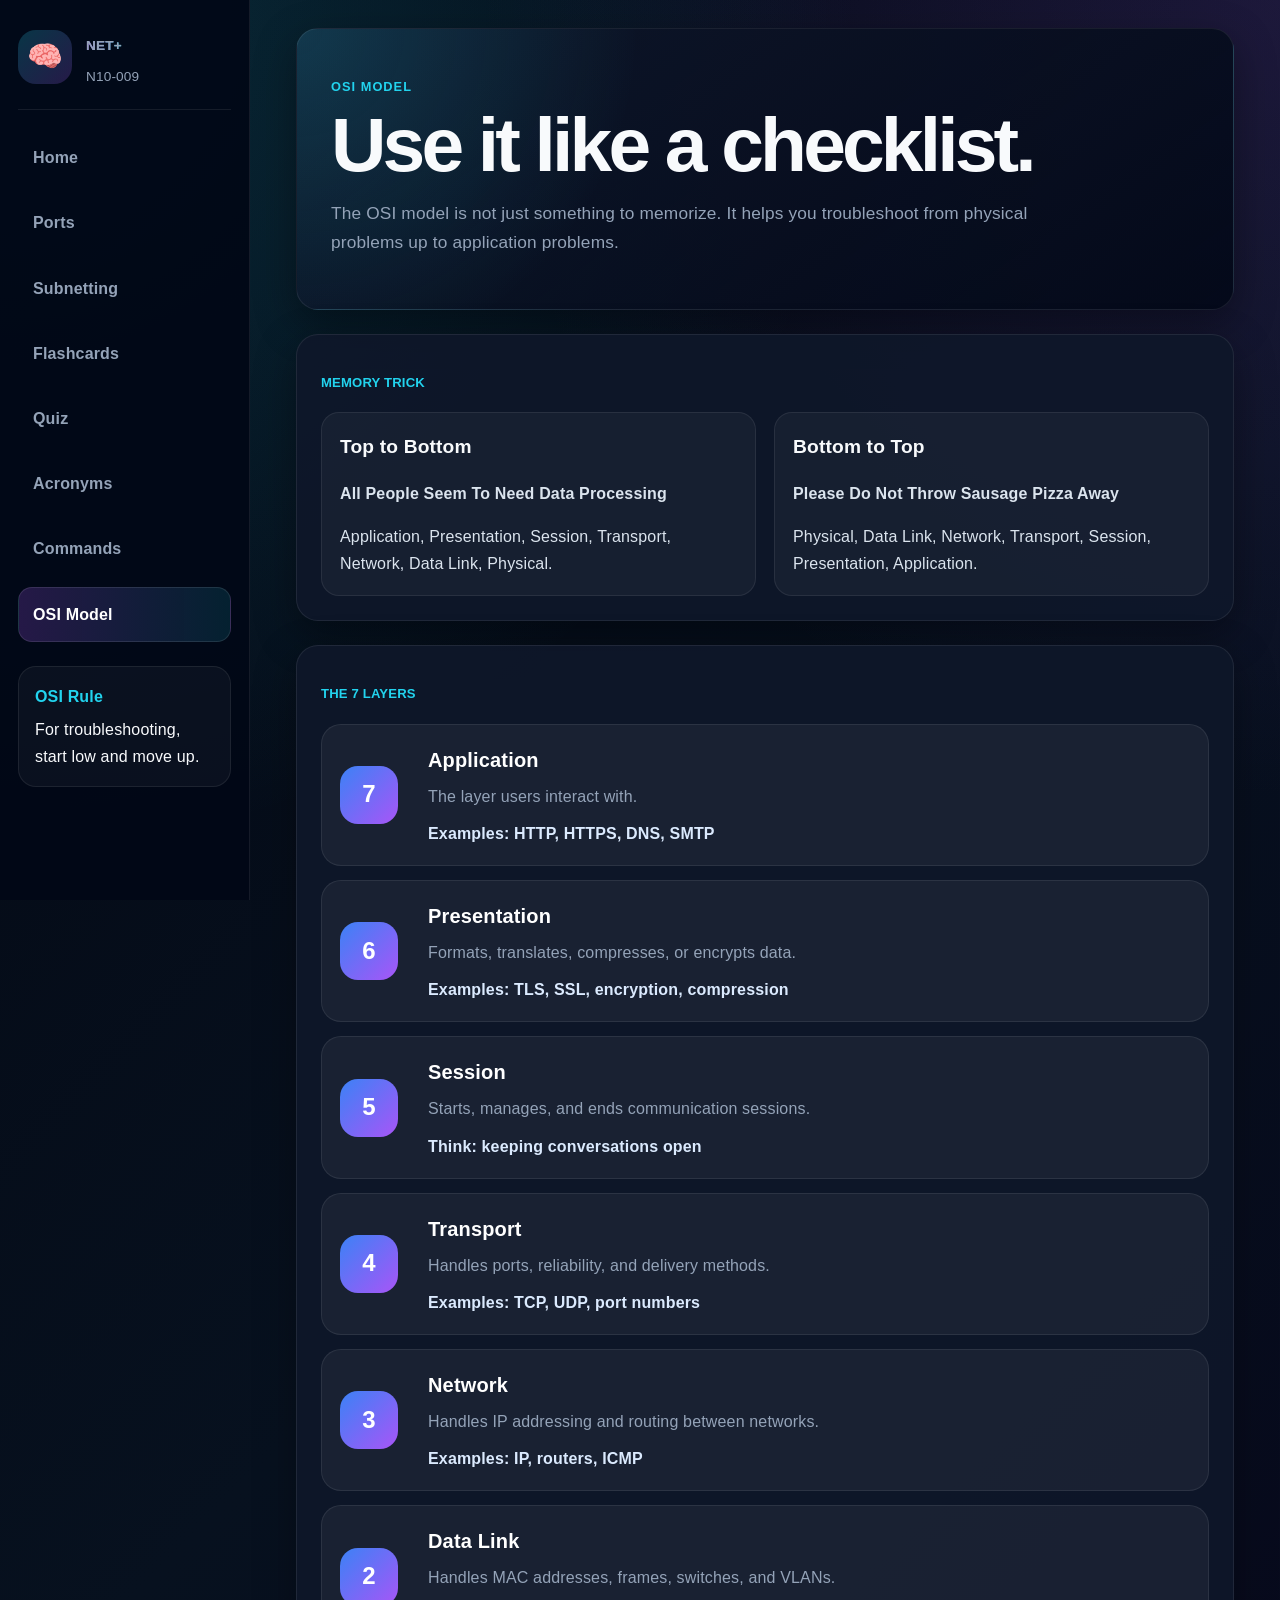
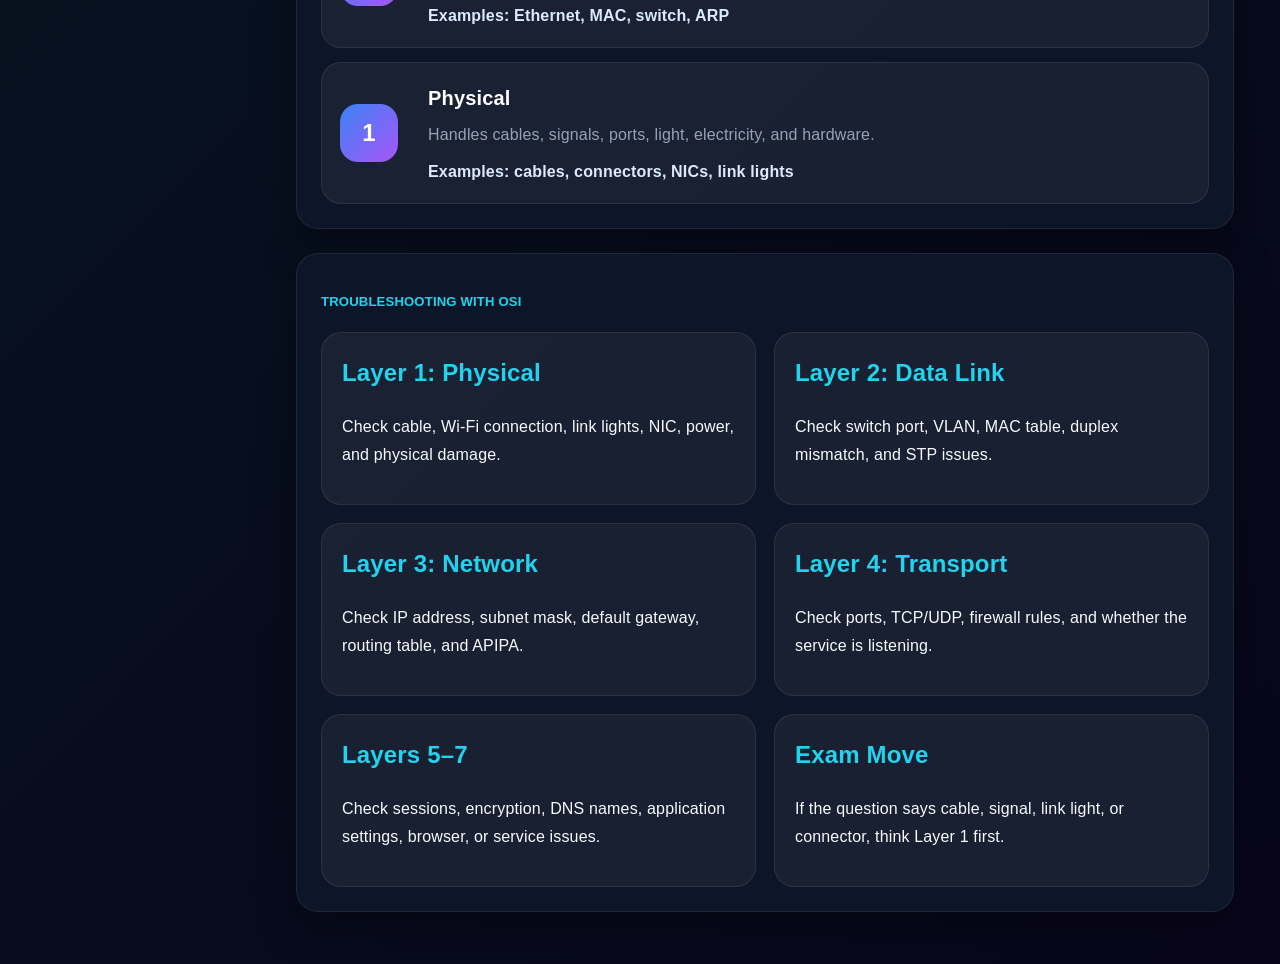
<file: osi.html>
<!DOCTYPE html>
<html lang="en">
<head>
  <meta charset="UTF-8" />
  <meta name="viewport" content="width=device-width, initial-scale=1.0" />
  <title>OSI Model | Network+ Study Hub</title>
  <link rel="stylesheet" href="style.css" />

  <style>
    .osi-stack {
      display: grid;
      gap: 14px;
    }

    .osi-layer {
      display: grid;
      grid-template-columns: 70px 1fr;
      gap: 18px;
      align-items: center;

      padding: 18px;

      border-radius: 20px;

      background: rgba(255,255,255,.05);

      border: 1px solid rgba(255,255,255,.08);
    }

    .layer-number {
      width: 58px;
      height: 58px;

      display: grid;
      place-items: center;

      border-radius: 18px;

      background: linear-gradient(135deg, var(--blue), var(--purple));

      color: white;

      font-size: 1.5rem;

      font-weight: 900;
    }

    .osi-layer h2 {
      margin: 0 0 6px;
      font-size: 1.25rem;
      color: white;
    }

    .osi-layer p {
      margin: 0;
      color: var(--muted);
    }

    .layer-key {
      margin-top: 10px;
      color: #dbeafe;
      font-weight: 700;
    }

    .trouble-grid {
      display: grid;
      grid-template-columns: repeat(2, 1fr);
      gap: 18px;
    }

    .trouble-card {
      padding: 20px;
      border-radius: 20px;
      background: rgba(255,255,255,.05);
      border: 1px solid rgba(255,255,255,.08);
    }

    .trouble-card h2 {
      margin-top: 0;
      color: var(--cyan);
    }

    @media (max-width: 800px) {
      .osi-layer {
        grid-template-columns: 1fr;
      }

      .trouble-grid {
        grid-template-columns: 1fr;
      }
    }
  </style>
</head>

<body>
  <a class="skip-link" href="#main">Skip to main content</a>

  <div class="shell">
    <aside class="sidebar">
      <div class="brand">
        <div class="logo" aria-hidden="true">🧠</div>

        <div>
          <h2><span class="gradient-text">NET+</span></h2>
          <span>N10-009</span>
        </div>
      </div>

      <nav class="nav" aria-label="Main navigation">
        <a href="index.html">Home</a>
        <a href="ports.html">Ports</a>
        <a href="subnetting.html">Subnetting</a>
        <a href="flashcards.html">Flashcards</a>
        <a href="quiz.html">Quiz</a>
        <a href="acronyms.html">Acronyms</a>
        <a href="commands.html">Commands</a>
        <a href="osi.html" class="active">OSI Model</a>
      </nav>

      <div class="side-note">
        <strong>OSI Rule</strong>
        <span>For troubleshooting, start low and move up.</span>
      </div>
    </aside>

    <main id="main">
      <section class="hero-card">
        <p class="eyebrow">OSI Model</p>

        <h1>Use it like a checklist.</h1>

        <p class="subtitle">
          The OSI model is not just something to memorize. It helps you troubleshoot from physical problems up to application problems.
        </p>
      </section>

      <section class="panel">
        <p class="section-tag">Memory Trick</p>

        <div class="rules-grid">
          <article class="study-rule">
            <h2>Top to Bottom</h2>
            <p><strong>All People Seem To Need Data Processing</strong></p>
            <p>Application, Presentation, Session, Transport, Network, Data Link, Physical.</p>
          </article>

          <article class="study-rule">
            <h2>Bottom to Top</h2>
            <p><strong>Please Do Not Throw Sausage Pizza Away</strong></p>
            <p>Physical, Data Link, Network, Transport, Session, Presentation, Application.</p>
          </article>
        </div>
      </section>

      <section class="panel">
        <p class="section-tag">The 7 Layers</p>

        <div class="osi-stack">
          <article class="osi-layer">
            <div class="layer-number">7</div>
            <div>
              <h2>Application</h2>
              <p>The layer users interact with.</p>
              <div class="layer-key">Examples: HTTP, HTTPS, DNS, SMTP</div>
            </div>
          </article>

          <article class="osi-layer">
            <div class="layer-number">6</div>
            <div>
              <h2>Presentation</h2>
              <p>Formats, translates, compresses, or encrypts data.</p>
              <div class="layer-key">Examples: TLS, SSL, encryption, compression</div>
            </div>
          </article>

          <article class="osi-layer">
            <div class="layer-number">5</div>
            <div>
              <h2>Session</h2>
              <p>Starts, manages, and ends communication sessions.</p>
              <div class="layer-key">Think: keeping conversations open</div>
            </div>
          </article>

          <article class="osi-layer">
            <div class="layer-number">4</div>
            <div>
              <h2>Transport</h2>
              <p>Handles ports, reliability, and delivery methods.</p>
              <div class="layer-key">Examples: TCP, UDP, port numbers</div>
            </div>
          </article>

          <article class="osi-layer">
            <div class="layer-number">3</div>
            <div>
              <h2>Network</h2>
              <p>Handles IP addressing and routing between networks.</p>
              <div class="layer-key">Examples: IP, routers, ICMP</div>
            </div>
          </article>

          <article class="osi-layer">
            <div class="layer-number">2</div>
            <div>
              <h2>Data Link</h2>
              <p>Handles MAC addresses, frames, switches, and VLANs.</p>
              <div class="layer-key">Examples: Ethernet, MAC, switch, ARP</div>
            </div>
          </article>

          <article class="osi-layer">
            <div class="layer-number">1</div>
            <div>
              <h2>Physical</h2>
              <p>Handles cables, signals, ports, light, electricity, and hardware.</p>
              <div class="layer-key">Examples: cables, connectors, NICs, link lights</div>
            </div>
          </article>
        </div>
      </section>

      <section class="panel">
        <p class="section-tag">Troubleshooting With OSI</p>

        <div class="trouble-grid">
          <article class="trouble-card">
            <h2>Layer 1: Physical</h2>
            <p>Check cable, Wi-Fi connection, link lights, NIC, power, and physical damage.</p>
          </article>

          <article class="trouble-card">
            <h2>Layer 2: Data Link</h2>
            <p>Check switch port, VLAN, MAC table, duplex mismatch, and STP issues.</p>
          </article>

          <article class="trouble-card">
            <h2>Layer 3: Network</h2>
            <p>Check IP address, subnet mask, default gateway, routing table, and APIPA.</p>
          </article>

          <article class="trouble-card">
            <h2>Layer 4: Transport</h2>
            <p>Check ports, TCP/UDP, firewall rules, and whether the service is listening.</p>
          </article>

          <article class="trouble-card">
            <h2>Layers 5–7</h2>
            <p>Check sessions, encryption, DNS names, application settings, browser, or service issues.</p>
          </article>

          <article class="trouble-card">
            <h2>Exam Move</h2>
            <p>If the question says cable, signal, link light, or connector, think Layer 1 first.</p>
          </article>
        </div>
      </section>
    </main>
  </div>
</body>
</html>
</file>
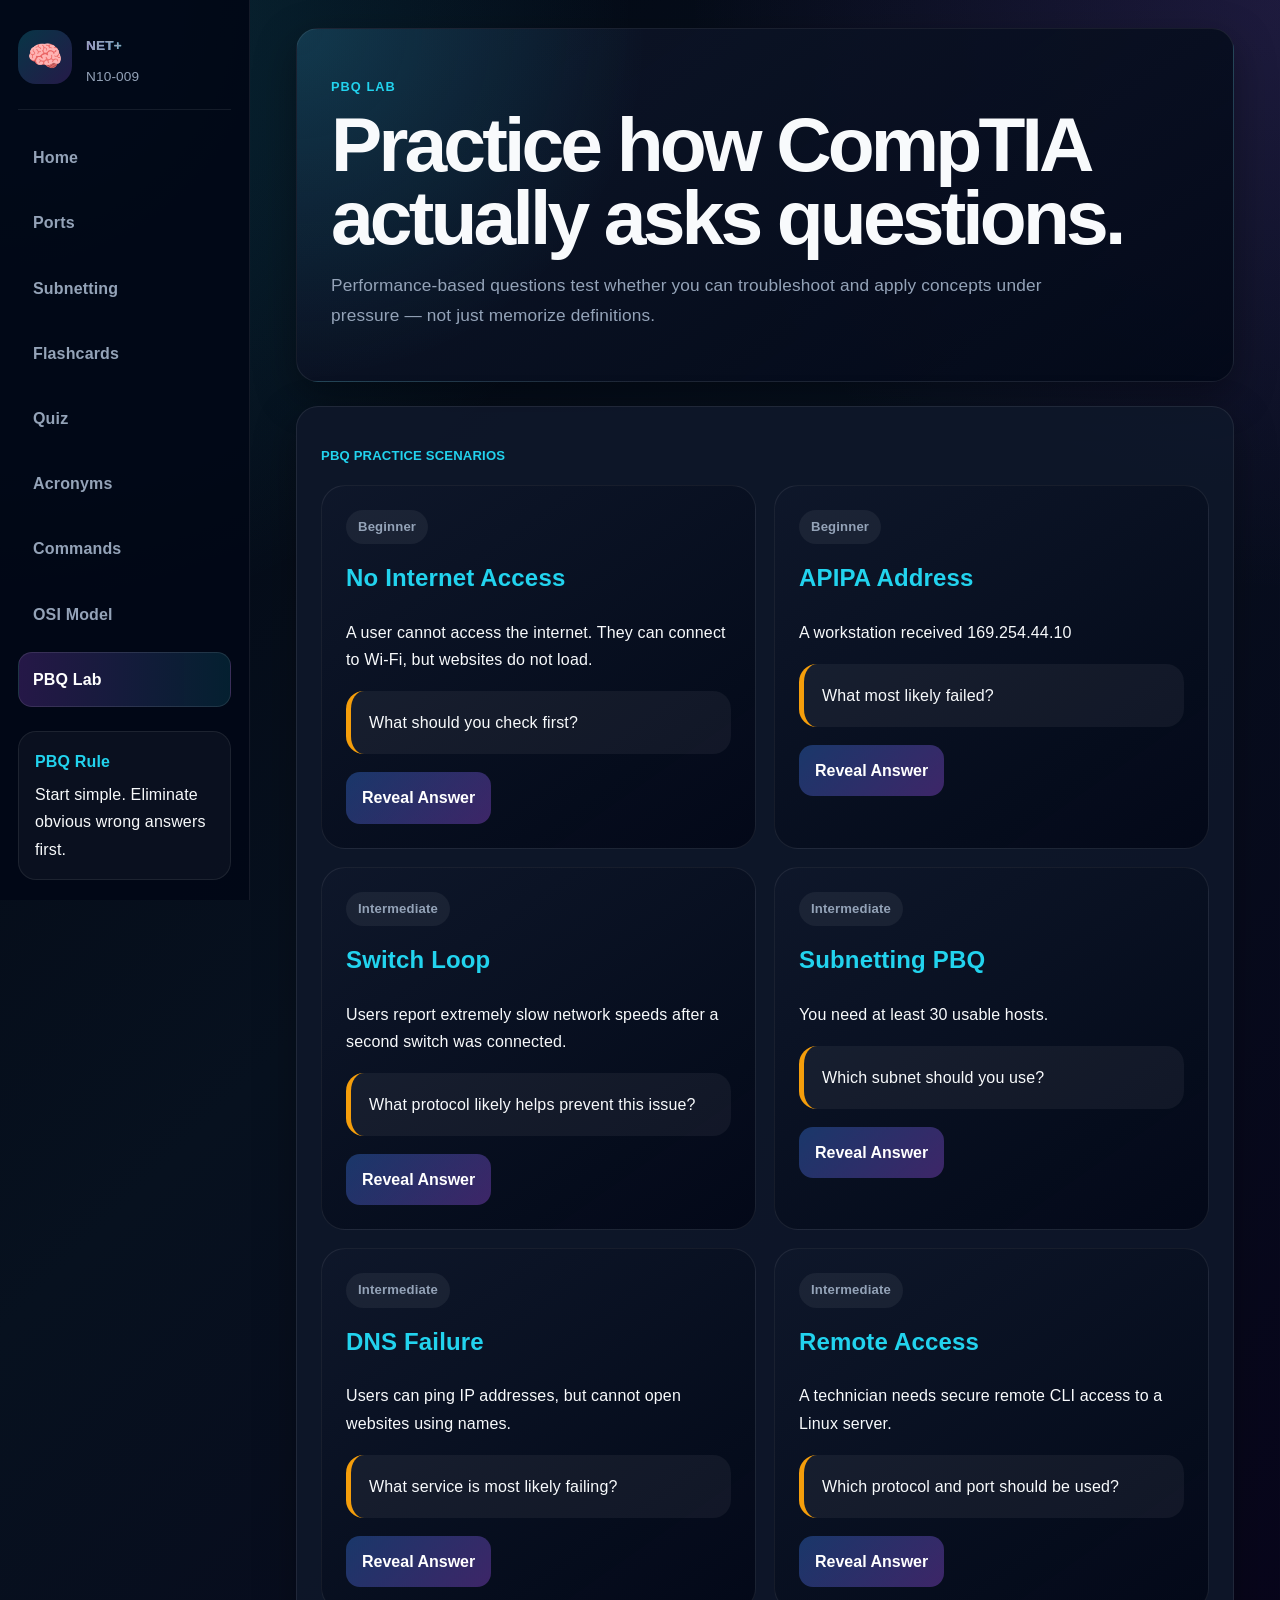
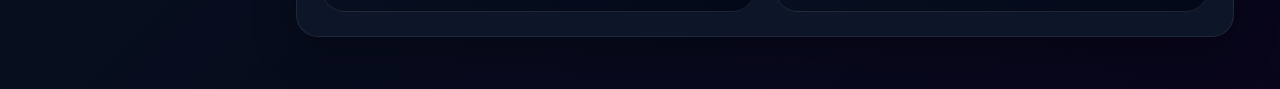
<file: pbq.html>
<!DOCTYPE html>
<html lang="en">
<head>
  <meta charset="UTF-8" />
  <meta name="viewport" content="width=device-width, initial-scale=1.0" />
  <title>PBQ Lab | Network+ Study Hub</title>
  <link rel="stylesheet" href="style.css" />

  <style>
    .pbq-grid {
      display: grid;
      grid-template-columns: repeat(2, 1fr);
      gap: 18px;
    }

    .pbq-card {
      padding: 24px;
      border-radius: 24px;

      background:
        linear-gradient(
          145deg,
          rgba(15,23,42,.95),
          rgba(2,8,23,.92)
        );

      border: 1px solid rgba(255,255,255,.08);

      transition: .25s ease;
    }

    .pbq-card:hover {
      transform: translateY(-4px);
    }

    .pbq-card h2 {
      margin-top: 0;
      color: var(--cyan);
    }

    .difficulty {
      display: inline-block;

      margin-bottom: 14px;

      padding: 6px 12px;

      border-radius: 999px;

      background: rgba(255,255,255,.06);

      color: var(--muted);

      font-size: .82rem;

      font-weight: 800;
    }

    .scenario-box {
      margin-top: 18px;

      padding: 18px;

      border-radius: 18px;

      background: rgba(255,255,255,.05);

      border-left: 5px solid var(--orange);
    }

    .answer-btn {
      margin-top: 18px;

      padding: 12px 16px;

      border: none;

      border-radius: 14px;

      background:
        linear-gradient(
          135deg,
          rgba(59,130,246,.34),
          rgba(168,85,247,.34)
        );

      color: white;

      font-weight: 900;

      cursor: pointer;
    }

    .hidden-answer {
      display: none;

      margin-top: 18px;

      padding-top: 18px;

      border-top: 1px solid rgba(255,255,255,.08);

      color: #dbeafe;

      line-height: 1.6;
    }

    .hidden-answer.show {
      display: block;
    }

    .steps {
      margin-top: 14px;
      padding-left: 18px;
      line-height: 1.8;
    }

    .terminal {
      margin-top: 14px;

      padding: 14px;

      border-radius: 14px;

      background: #020617;

      font-family: monospace;

      overflow-x: auto;
    }

    .terminal code {
      color: #86efac;
    }

    @media (max-width: 900px) {
      .pbq-grid {
        grid-template-columns: 1fr;
      }
    }
  </style>
</head>

<body>
  <a class="skip-link" href="#main">Skip to main content</a>

  <div class="shell">

    <aside class="sidebar">
      <div class="brand">
        <div class="logo">🧠</div>

        <div>
          <h2>
            <span class="gradient-text">NET+</span>
          </h2>

          <span>N10-009</span>
        </div>
      </div>

      <nav class="nav">
        <a href="index.html">Home</a>
        <a href="ports.html">Ports</a>
        <a href="subnetting.html">Subnetting</a>
        <a href="flashcards.html">Flashcards</a>
        <a href="quiz.html">Quiz</a>
        <a href="acronyms.html">Acronyms</a>
        <a href="commands.html">Commands</a>
        <a href="osi.html">OSI Model</a>
        <a href="pbq.html" class="active">PBQ Lab</a>
      </nav>

      <div class="side-note">
        <strong>PBQ Rule</strong>
        <span>Start simple. Eliminate obvious wrong answers first.</span>
      </div>
    </aside>

    <main id="main">

      <section class="hero-card">
        <p class="eyebrow">PBQ Lab</p>

        <h1>Practice how CompTIA actually asks questions.</h1>

        <p class="subtitle">
          Performance-based questions test whether you can troubleshoot and apply concepts under pressure — not just memorize definitions.
        </p>
      </section>

      <section class="panel">

        <p class="section-tag">PBQ Practice Scenarios</p>

        <div class="pbq-grid">

          <!-- PBQ 1 -->

          <article class="pbq-card">

            <span class="difficulty">Beginner</span>

            <h2>No Internet Access</h2>

            <p>
              A user cannot access the internet.
              They can connect to Wi-Fi,
              but websites do not load.
            </p>

            <div class="scenario-box">
              What should you check first?
            </div>

            <button class="answer-btn"
              onclick="toggleAnswer('pbq1')">
              Reveal Answer
            </button>

            <div class="hidden-answer" id="pbq1">

              <strong>Start simple:</strong>

              <ol class="steps">
                <li>Check IP address</li>
                <li>Check default gateway</li>
                <li>Check DNS server</li>
                <li>Ping gateway</li>
                <li>Ping 8.8.8.8</li>
                <li>Test DNS with nslookup</li>
              </ol>

              <div class="terminal">
                <code>
ipconfig /all<br>
ping 8.8.8.8<br>
nslookup google.com
                </code>
              </div>

            </div>
          </article>

          <!-- PBQ 2 -->

          <article class="pbq-card">

            <span class="difficulty">Beginner</span>

            <h2>APIPA Address</h2>

            <p>
              A workstation received
              169.254.44.10
            </p>

            <div class="scenario-box">
              What most likely failed?
            </div>

            <button class="answer-btn"
              onclick="toggleAnswer('pbq2')">
              Reveal Answer
            </button>

            <div class="hidden-answer" id="pbq2">

              <strong>DHCP failed.</strong>

              <p>
                The computer gave itself an APIPA address because it could not reach the DHCP server.
              </p>

              <ol class="steps">
                <li>Check DHCP server</li>
                <li>Check switch/VLAN</li>
                <li>Check cable or Wi-Fi</li>
                <li>Run ipconfig /renew</li>
              </ol>

            </div>
          </article>

          <!-- PBQ 3 -->

          <article class="pbq-card">

            <span class="difficulty">Intermediate</span>

            <h2>Switch Loop</h2>

            <p>
              Users report extremely slow network speeds after a second switch was connected.
            </p>

            <div class="scenario-box">
              What protocol likely helps prevent this issue?
            </div>

            <button class="answer-btn"
              onclick="toggleAnswer('pbq3')">
              Reveal Answer
            </button>

            <div class="hidden-answer" id="pbq3">

              <strong>STP (Spanning Tree Protocol)</strong>

              <p>
                STP prevents Layer 2 loops by blocking redundant switch paths.
              </p>

              <ol class="steps">
                <li>Check STP status</li>
                <li>Look for redundant paths</li>
                <li>Check BPDU Guard</li>
                <li>Verify switch topology</li>
              </ol>

            </div>
          </article>

          <!-- PBQ 4 -->

          <article class="pbq-card">

            <span class="difficulty">Intermediate</span>

            <h2>Subnetting PBQ</h2>

            <p>
              You need at least 30 usable hosts.
            </p>

            <div class="scenario-box">
              Which subnet should you use?
            </div>

            <button class="answer-btn"
              onclick="toggleAnswer('pbq4')">
              Reveal Answer
            </button>

            <div class="hidden-answer" id="pbq4">

              <strong>/27</strong>

              <p>
                /27 gives:
              </p>

              <ul class="steps">
                <li>32 total addresses</li>
                <li>30 usable hosts</li>
              </ul>

              <p>
                Remember:
                128 → 64 → 32 → 16 → 8 → 4
              </p>

            </div>
          </article>

          <!-- PBQ 5 -->

          <article class="pbq-card">

            <span class="difficulty">Intermediate</span>

            <h2>DNS Failure</h2>

            <p>
              Users can ping IP addresses,
              but cannot open websites using names.
            </p>

            <div class="scenario-box">
              What service is most likely failing?
            </div>

            <button class="answer-btn"
              onclick="toggleAnswer('pbq5')">
              Reveal Answer
            </button>

            <div class="hidden-answer" id="pbq5">

              <strong>DNS</strong>

              <p>
                If IP connectivity works but names fail,
                DNS is usually the problem.
              </p>

              <div class="terminal">
                <code>
nslookup google.com
                </code>
              </div>

            </div>
          </article>

          <!-- PBQ 6 -->

          <article class="pbq-card">

            <span class="difficulty">Intermediate</span>

            <h2>Remote Access</h2>

            <p>
              A technician needs secure remote CLI access to a Linux server.
            </p>

            <div class="scenario-box">
              Which protocol and port should be used?
            </div>

            <button class="answer-btn"
              onclick="toggleAnswer('pbq6')">
              Reveal Answer
            </button>

            <div class="hidden-answer" id="pbq6">

              <strong>SSH — Port 22</strong>

              <p>
                SSH securely encrypts remote terminal sessions.
              </p>

              <p>
                Avoid Telnet because it is insecure.
              </p>

            </div>
          </article>

        </div>

      </section>

    </main>
  </div>

  <script>
    function toggleAnswer(id) {
      document
        .getElementById(id)
        .classList
        .toggle("show");
    }
  </script>

</body>
</html>
</file>
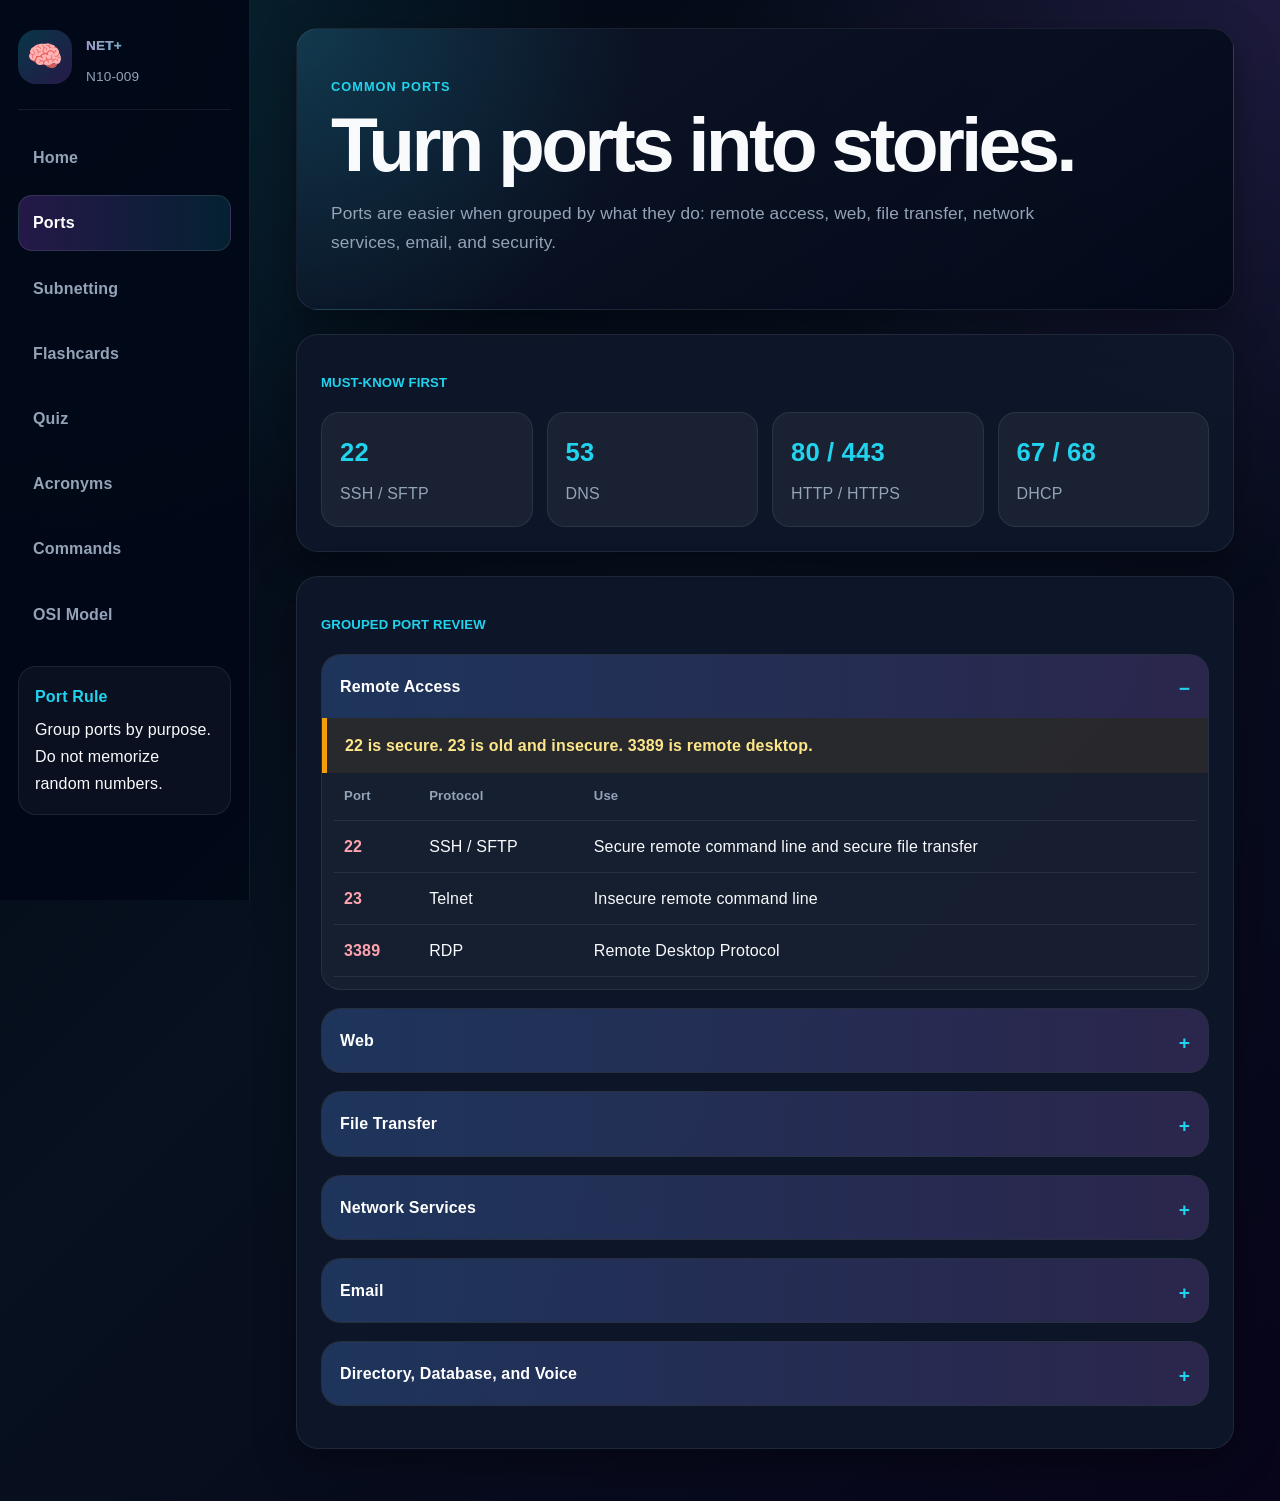
<file: ports.html>
<!DOCTYPE html>
<html lang="en">
<head>
  <meta charset="UTF-8" />
  <meta name="viewport" content="width=device-width, initial-scale=1.0" />
  <title>Ports | Network+ Study Hub</title>
  <link rel="stylesheet" href="style.css" />

  <style>
    .port-group {
      margin-bottom: 18px;
      border-radius: 20px;
      overflow: hidden;
      border: 1px solid rgba(255,255,255,.08);
      background: rgba(255,255,255,.04);
    }

    .port-group summary {
      cursor: pointer;
      padding: 18px;
      font-weight: 900;
      color: white;
      background: linear-gradient(90deg, rgba(59,130,246,.22), rgba(168,85,247,.14));
      list-style: none;
    }

    .port-group summary::after {
      content: "+";
      float: right;
      color: var(--cyan);
      font-size: 1.2rem;
    }

    .port-group[open] summary::after {
      content: "−";
    }

    .memory-line {
      padding: 14px 18px;
      border-left: 5px solid var(--orange);
      background: rgba(245,158,11,.08);
      color: #fde68a;
      font-weight: 800;
    }

    .port-table-wrap {
      overflow-x: auto;
      padding: 0 12px 12px;
    }

    .port-pill-grid {
      display: grid;
      grid-template-columns: repeat(4, 1fr);
      gap: 14px;
    }

    .port-pill {
      padding: 18px;
      border-radius: 18px;
      background: rgba(255,255,255,.05);
      border: 1px solid rgba(255,255,255,.08);
    }

    .port-pill strong {
      display: block;
      color: var(--cyan);
      font-size: 1.6rem;
      margin-bottom: 6px;
    }

    .port-pill span {
      color: var(--muted);
    }

    @media (max-width: 900px) {
      .port-pill-grid {
        grid-template-columns: 1fr 1fr;
      }
    }

    @media (max-width: 600px) {
      .port-pill-grid {
        grid-template-columns: 1fr;
      }
    }
  </style>
</head>

<body>
  <a class="skip-link" href="#main">Skip to main content</a>

  <div class="shell">
    <aside class="sidebar">
      <div class="brand">
        <div class="logo" aria-hidden="true">🧠</div>
        <div>
          <h2><span class="gradient-text">NET+</span></h2>
          <span>N10-009</span>
        </div>
      </div>

      <nav class="nav" aria-label="Main navigation">
        <a href="index.html">Home</a>
        <a href="ports.html" class="active">Ports</a>
        <a href="subnetting.html">Subnetting</a>
        <a href="flashcards.html">Flashcards</a>
        <a href="quiz.html">Quiz</a>
        <a href="acronyms.html">Acronyms</a>
        <a href="commands.html">Commands</a>
        <a href="osi.html">OSI Model</a>
      </nav>

      <div class="side-note">
        <strong>Port Rule</strong>
        <span>Group ports by purpose. Do not memorize random numbers.</span>
      </div>
    </aside>

    <main id="main">
      <section class="hero-card">
        <p class="eyebrow">Common Ports</p>
        <h1>Turn ports into stories.</h1>
        <p class="subtitle">
          Ports are easier when grouped by what they do: remote access, web, file transfer, network services, email, and security.
        </p>
      </section>

      <section class="panel">
        <p class="section-tag">Must-Know First</p>

        <div class="port-pill-grid">
          <div class="port-pill">
            <strong>22</strong>
            <span>SSH / SFTP</span>
          </div>

          <div class="port-pill">
            <strong>53</strong>
            <span>DNS</span>
          </div>

          <div class="port-pill">
            <strong>80 / 443</strong>
            <span>HTTP / HTTPS</span>
          </div>

          <div class="port-pill">
            <strong>67 / 68</strong>
            <span>DHCP</span>
          </div>
        </div>
      </section>

      <section class="panel">
        <p class="section-tag">Grouped Port Review</p>

        <details class="port-group" open>
          <summary>Remote Access</summary>
          <div class="memory-line">
            22 is secure. 23 is old and insecure. 3389 is remote desktop.
          </div>
          <div class="port-table-wrap">
            <table>
              <thead>
                <tr><th>Port</th><th>Protocol</th><th>Use</th></tr>
              </thead>
              <tbody>
                <tr><td>22</td><td>SSH / SFTP</td><td>Secure remote command line and secure file transfer</td></tr>
                <tr><td>23</td><td>Telnet</td><td>Insecure remote command line</td></tr>
                <tr><td>3389</td><td>RDP</td><td>Remote Desktop Protocol</td></tr>
              </tbody>
            </table>
          </div>
        </details>

        <details class="port-group">
          <summary>Web</summary>
          <div class="memory-line">
            HTTPS is safer and bigger, so it has the bigger number: 443.
          </div>
          <div class="port-table-wrap">
            <table>
              <thead>
                <tr><th>Port</th><th>Protocol</th><th>Use</th></tr>
              </thead>
              <tbody>
                <tr><td>80</td><td>HTTP</td><td>Normal web traffic</td></tr>
                <tr><td>443</td><td>HTTPS</td><td>Secure web traffic</td></tr>
              </tbody>
            </table>
          </div>
        </details>

        <details class="port-group">
          <summary>File Transfer</summary>
          <div class="memory-line">
            FTP is old. SFTP rides on SSH port 22. TFTP is tiny/simple.
          </div>
          <div class="port-table-wrap">
            <table>
              <thead>
                <tr><th>Port</th><th>Protocol</th><th>Use</th></tr>
              </thead>
              <tbody>
                <tr><td>20 / 21</td><td>FTP</td><td>File transfer data and control</td></tr>
                <tr><td>22</td><td>SFTP</td><td>Secure file transfer over SSH</td></tr>
                <tr><td>69</td><td>TFTP</td><td>Simple file transfer, often for device configs</td></tr>
              </tbody>
            </table>
          </div>
        </details>

        <details class="port-group">
          <summary>Network Services</summary>
          <div class="memory-line">
            NTP is 123 because clocks go 1-2-3.
          </div>
          <div class="port-table-wrap">
            <table>
              <thead>
                <tr><th>Port</th><th>Protocol</th><th>Use</th></tr>
              </thead>
              <tbody>
                <tr><td>53</td><td>DNS</td><td>Names to IP addresses</td></tr>
                <tr><td>67 / 68</td><td>DHCP</td><td>Automatic IP address assignment</td></tr>
                <tr><td>123</td><td>NTP</td><td>Time synchronization</td></tr>
                <tr><td>161 / 162</td><td>SNMP</td><td>Network monitoring and traps</td></tr>
                <tr><td>514</td><td>Syslog</td><td>Log collection</td></tr>
              </tbody>
            </table>
          </div>
        </details>

        <details class="port-group">
          <summary>Email</summary>
          <div class="memory-line">
            SMTP sends. POP3 and IMAP receive.
          </div>
          <div class="port-table-wrap">
            <table>
              <thead>
                <tr><th>Port</th><th>Protocol</th><th>Use</th></tr>
              </thead>
              <tbody>
                <tr><td>25</td><td>SMTP</td><td>Email sending</td></tr>
                <tr><td>110</td><td>POP3</td><td>Email retrieval</td></tr>
                <tr><td>143</td><td>IMAP</td><td>Email retrieval and sync</td></tr>
                <tr><td>587</td><td>SMTPS</td><td>Secure email submission</td></tr>
                <tr><td>993</td><td>IMAPS</td><td>Secure IMAP</td></tr>
                <tr><td>995</td><td>POP3S</td><td>Secure POP3</td></tr>
              </tbody>
            </table>
          </div>
        </details>

        <details class="port-group">
          <summary>Directory, Database, and Voice</summary>
          <div class="memory-line">
            LDAP is directory services. RDP is remote desktop. SIP starts VoIP calls.
          </div>
          <div class="port-table-wrap">
            <table>
              <thead>
                <tr><th>Port</th><th>Protocol</th><th>Use</th></tr>
              </thead>
              <tbody>
                <tr><td>389</td><td>LDAP</td><td>Directory services</td></tr>
                <tr><td>636</td><td>LDAPS</td><td>Secure directory services</td></tr>
                <tr><td>445</td><td>SMB</td><td>Windows file and printer sharing</td></tr>
                <tr><td>1433</td><td>MS SQL</td><td>Microsoft SQL Server</td></tr>
                <tr><td>5060 / 5061</td><td>SIP</td><td>VoIP signaling</td></tr>
              </tbody>
            </table>
          </div>
        </details>
      </section>
    </main>
  </div>
</body>
</html>
</file>
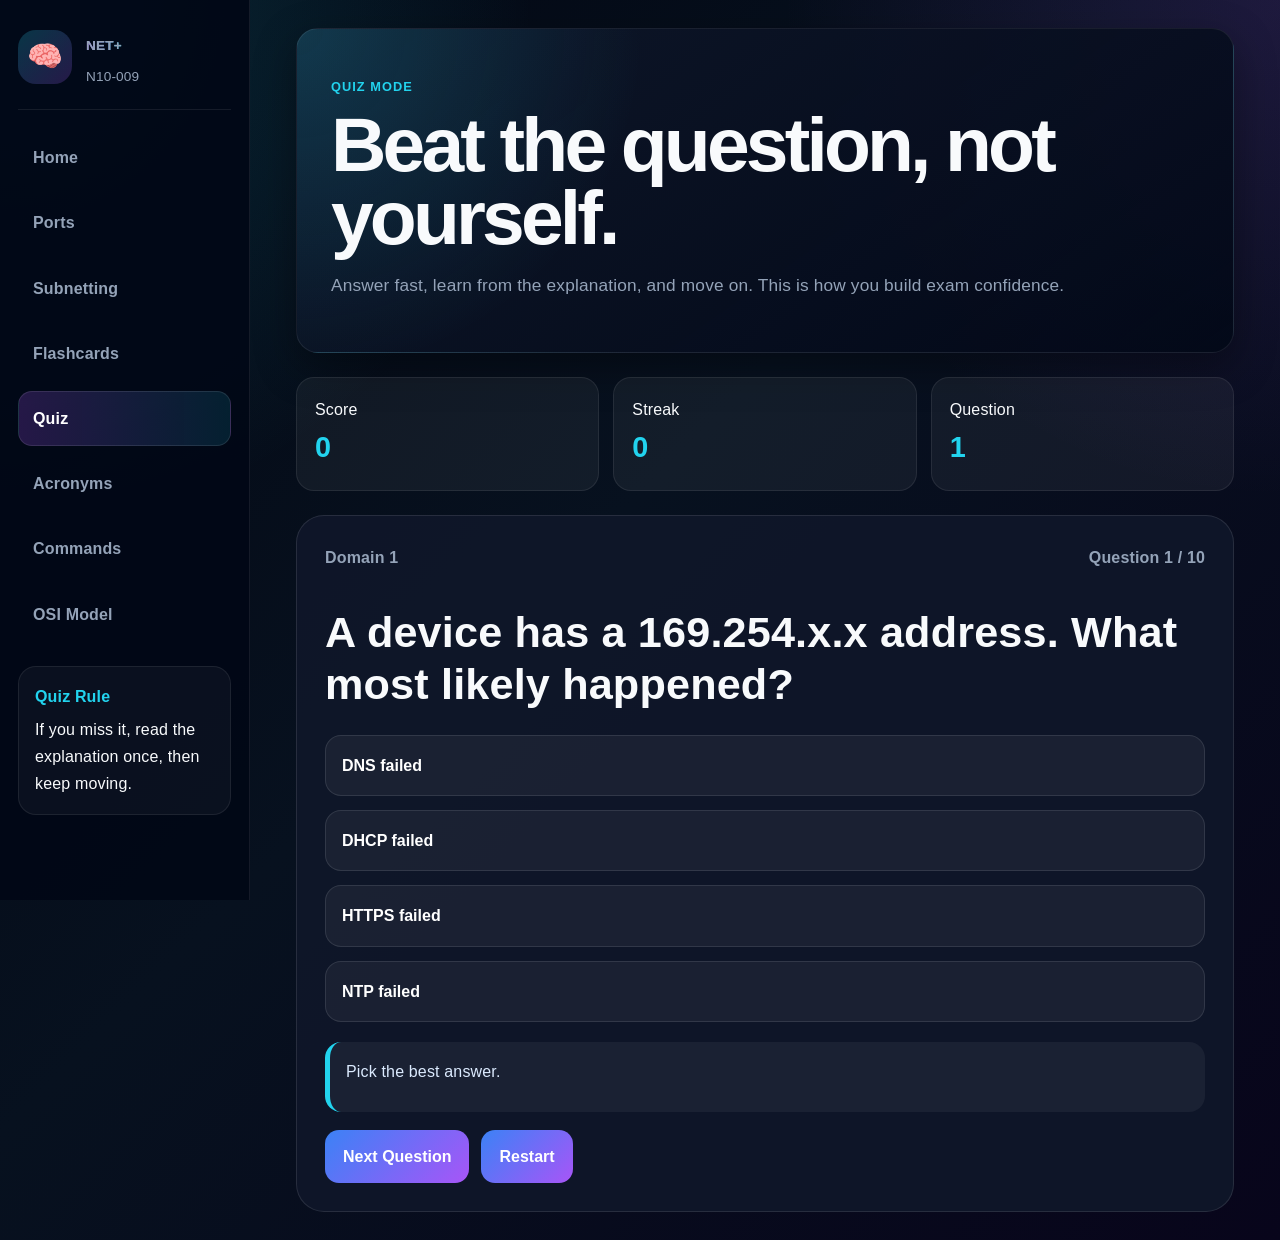
<file: quiz.html>
<!DOCTYPE html>
<html lang="en">
<head>
  <meta charset="UTF-8" />
  <meta name="viewport" content="width=device-width, initial-scale=1.0" />
  <title>Quiz | Network+ Study Hub</title>
  <link rel="stylesheet" href="style.css" />

  <style>
    .quiz-card {
      padding: 28px;
      border-radius: 28px;
      background: rgba(15,23,42,.94);
      border: 1px solid rgba(255,255,255,.10);
    }

    .quiz-top {
      display: flex;
      justify-content: space-between;
      gap: 14px;
      flex-wrap: wrap;
      margin-bottom: 20px;
      color: var(--muted);
      font-weight: 800;
    }

    .quiz-question {
      font-size: clamp(1.7rem, 4vw, 2.7rem);
      line-height: 1.2;
      margin-bottom: 24px;
    }

    .choices {
      display: grid;
      gap: 14px;
    }

    .choice-btn {
      width: 100%;
      text-align: left;
      padding: 16px;
      border-radius: 16px;
      border: 1px solid rgba(255,255,255,.10);
      background: rgba(255,255,255,.05);
      color: white;
      font-weight: 800;
      cursor: pointer;
    }

    .choice-btn:hover {
      background: rgba(255,255,255,.09);
    }

    .choice-btn.correct {
      background: rgba(34,197,94,.20);
      border-color: rgba(34,197,94,.65);
    }

    .choice-btn.wrong {
      background: rgba(244,63,94,.20);
      border-color: rgba(244,63,94,.65);
    }

    .feedback {
      margin-top: 20px;
      padding: 16px;
      border-radius: 16px;
      background: rgba(255,255,255,.05);
      border-left: 5px solid var(--cyan);
      color: #dbeafe;
      min-height: 70px;
    }

    .quiz-controls {
      display: flex;
      flex-wrap: wrap;
      gap: 12px;
      margin-top: 18px;
    }

    .quiz-controls button {
      padding: 13px 18px;
      border-radius: 14px;
      border: none;
      color: white;
      font-weight: 900;
      cursor: pointer;
      background: linear-gradient(135deg, var(--blue), var(--purple));
    }

    .score-boxes {
      display: grid;
      grid-template-columns: repeat(3, 1fr);
      gap: 14px;
      margin-bottom: 24px;
    }

    .score-box {
      padding: 18px;
      border-radius: 18px;
      background: rgba(255,255,255,.05);
      border: 1px solid rgba(255,255,255,.08);
    }

    .score-box strong {
      display: block;
      font-size: 1.8rem;
      color: var(--cyan);
    }

    @media (max-width: 700px) {
      .score-boxes {
        grid-template-columns: 1fr;
      }
    }
  </style>
</head>

<body>
  <a class="skip-link" href="#main">Skip to main content</a>

  <div class="shell">
    <aside class="sidebar">
      <div class="brand">
        <div class="logo" aria-hidden="true">🧠</div>
        <div>
          <h2><span class="gradient-text">NET+</span></h2>
          <span>N10-009</span>
        </div>
      </div>

      <nav class="nav" aria-label="Main navigation">
        <a href="index.html">Home</a>
        <a href="ports.html">Ports</a>
        <a href="subnetting.html">Subnetting</a>
        <a href="flashcards.html">Flashcards</a>
        <a href="quiz.html" class="active">Quiz</a>
        <a href="acronyms.html">Acronyms</a>
        <a href="commands.html">Commands</a>
        <a href="osi.html">OSI Model</a>
      </nav>

      <div class="side-note">
        <strong>Quiz Rule</strong>
        <span>If you miss it, read the explanation once, then keep moving.</span>
      </div>
    </aside>

    <main id="main">
      <section class="hero-card">
        <p class="eyebrow">Quiz Mode</p>
        <h1>Beat the question, not yourself.</h1>
        <p class="subtitle">
          Answer fast, learn from the explanation, and move on. This is how you build exam confidence.
        </p>
      </section>

      <section class="score-boxes">
        <div class="score-box">
          <span>Score</span>
          <strong id="score">0</strong>
        </div>

        <div class="score-box">
          <span>Streak</span>
          <strong id="streak">0</strong>
        </div>

        <div class="score-box">
          <span>Question</span>
          <strong id="progress">1</strong>
        </div>
      </section>

      <section class="quiz-card">
        <div class="quiz-top">
          <span id="domain">Domain 1</span>
          <span id="totalCount">Question 1 / 10</span>
        </div>

        <h2 class="quiz-question" id="question">Loading question...</h2>

        <div class="choices" id="choices"></div>

        <div class="feedback" id="feedback">
          Pick the best answer.
        </div>

        <div class="quiz-controls">
          <button onclick="nextQuestion()">Next Question</button>
          <button onclick="resetQuiz()">Restart</button>
        </div>
      </section>
    </main>
  </div>

  <script>
    const questions = [
      {
        domain: "Domain 1",
        q: "A device has a 169.254.x.x address. What most likely happened?",
        choices: ["DNS failed", "DHCP failed", "HTTPS failed", "NTP failed"],
        answer: "DHCP failed",
        explain: "169.254.x.x is APIPA. It usually means the device could not reach DHCP."
      },
      {
        domain: "Domain 1",
        q: "Which port does HTTPS use?",
        choices: ["80", "443", "53", "3389"],
        answer: "443",
        explain: "HTTPS uses TCP 443 for secure web traffic."
      },
      {
        domain: "Domain 2",
        q: "Which protocol prevents Layer 2 switching loops?",
        choices: ["OSPF", "STP", "NTP", "SNMP"],
        answer: "STP",
        explain: "STP blocks redundant switch paths to prevent loops."
      },
      {
        domain: "Domain 2",
        q: "What does a VLAN do?",
        choices: [
          "Encrypts traffic",
          "Separates a switch into logical networks",
          "Assigns IP addresses",
          "Finds MAC addresses"
        ],
        answer: "Separates a switch into logical networks",
        explain: "A VLAN creates a separate broadcast domain on a switch."
      },
      {
        domain: "Domain 3",
        q: "Which protocol keeps device clocks synchronized?",
        choices: ["NTP", "DNS", "DHCP", "LDAP"],
        answer: "NTP",
        explain: "NTP keeps clocks synchronized, which matters for logs and authentication."
      },
      {
        domain: "Domain 3",
        q: "What does RTO mean?",
        choices: [
          "Maximum acceptable downtime",
          "Maximum acceptable data loss",
          "Router timeout option",
          "Remote transfer output"
        ],
        answer: "Maximum acceptable downtime",
        explain: "RTO is Recovery Time Objective: how long a service can be down."
      },
      {
        domain: "Domain 4",
        q: "What does MFA require?",
        choices: [
          "Only a password",
          "Multiple forms of verification",
          "A public IP",
          "A VLAN"
        ],
        answer: "Multiple forms of verification",
        explain: "MFA uses more than one factor, like password plus phone/app code."
      },
      {
        domain: "Domain 4",
        q: "What does a firewall mainly do?",
        choices: [
          "Filters traffic",
          "Assigns IP addresses",
          "Synchronizes clocks",
          "Creates DNS records"
        ],
        answer: "Filters traffic",
        explain: "A firewall allows or blocks traffic based on rules."
      },
      {
        domain: "Domain 5",
        q: "Which command checks DNS resolution?",
        choices: ["ping", "ipconfig", "nslookup", "tracert"],
        answer: "nslookup",
        explain: "nslookup is used to test DNS name resolution."
      },
      {
        domain: "Domain 5",
        q: "What is the first troubleshooting step?",
        choices: [
          "Document findings",
          "Identify the problem",
          "Implement a solution",
          "Replace hardware"
        ],
        answer: "Identify the problem",
        explain: "Do not jump straight to fixing. First identify the problem clearly."
      }
    ];

    let current = 0;
    let score = 0;
    let streak = 0;
    let answered = false;

    function renderQuestion() {
      answered = false;

      const item = questions[current];

      document.getElementById("domain").textContent = item.domain;
      document.getElementById("question").textContent = item.q;
      document.getElementById("score").textContent = score;
      document.getElementById("streak").textContent = streak;
      document.getElementById("progress").textContent = current + 1;
      document.getElementById("totalCount").textContent =
        `Question ${current + 1} / ${questions.length}`;

      document.getElementById("feedback").textContent = "Pick the best answer.";

      const choicesBox = document.getElementById("choices");
      choicesBox.innerHTML = "";

      item.choices.forEach(choice => {
        const btn = document.createElement("button");
        btn.className = "choice-btn";
        btn.textContent = choice;
        btn.onclick = () => checkAnswer(btn, choice);
        choicesBox.appendChild(btn);
      });
    }

    function checkAnswer(button, choice) {
      if (answered) return;

      answered = true;
      const item = questions[current];

      document.querySelectorAll(".choice-btn").forEach(btn => {
        if (btn.textContent === item.answer) {
          btn.classList.add("correct");
        }
      });

      if (choice === item.answer) {
        score++;
        streak++;
        button.classList.add("correct");
        document.getElementById("feedback").textContent =
          `Correct. ${item.explain}`;
      } else {
        streak = 0;
        button.classList.add("wrong");
        document.getElementById("feedback").textContent =
          `Not quite. ${item.explain}`;
      }

      document.getElementById("score").textContent = score;
      document.getElementById("streak").textContent = streak;
    }

    function nextQuestion() {
      current = (current + 1) % questions.length;
      renderQuestion();
    }

    function resetQuiz() {
      current = 0;
      score = 0;
      streak = 0;
      renderQuestion();
    }

    renderQuestion();
  </script>
</body>
</html>
</file>
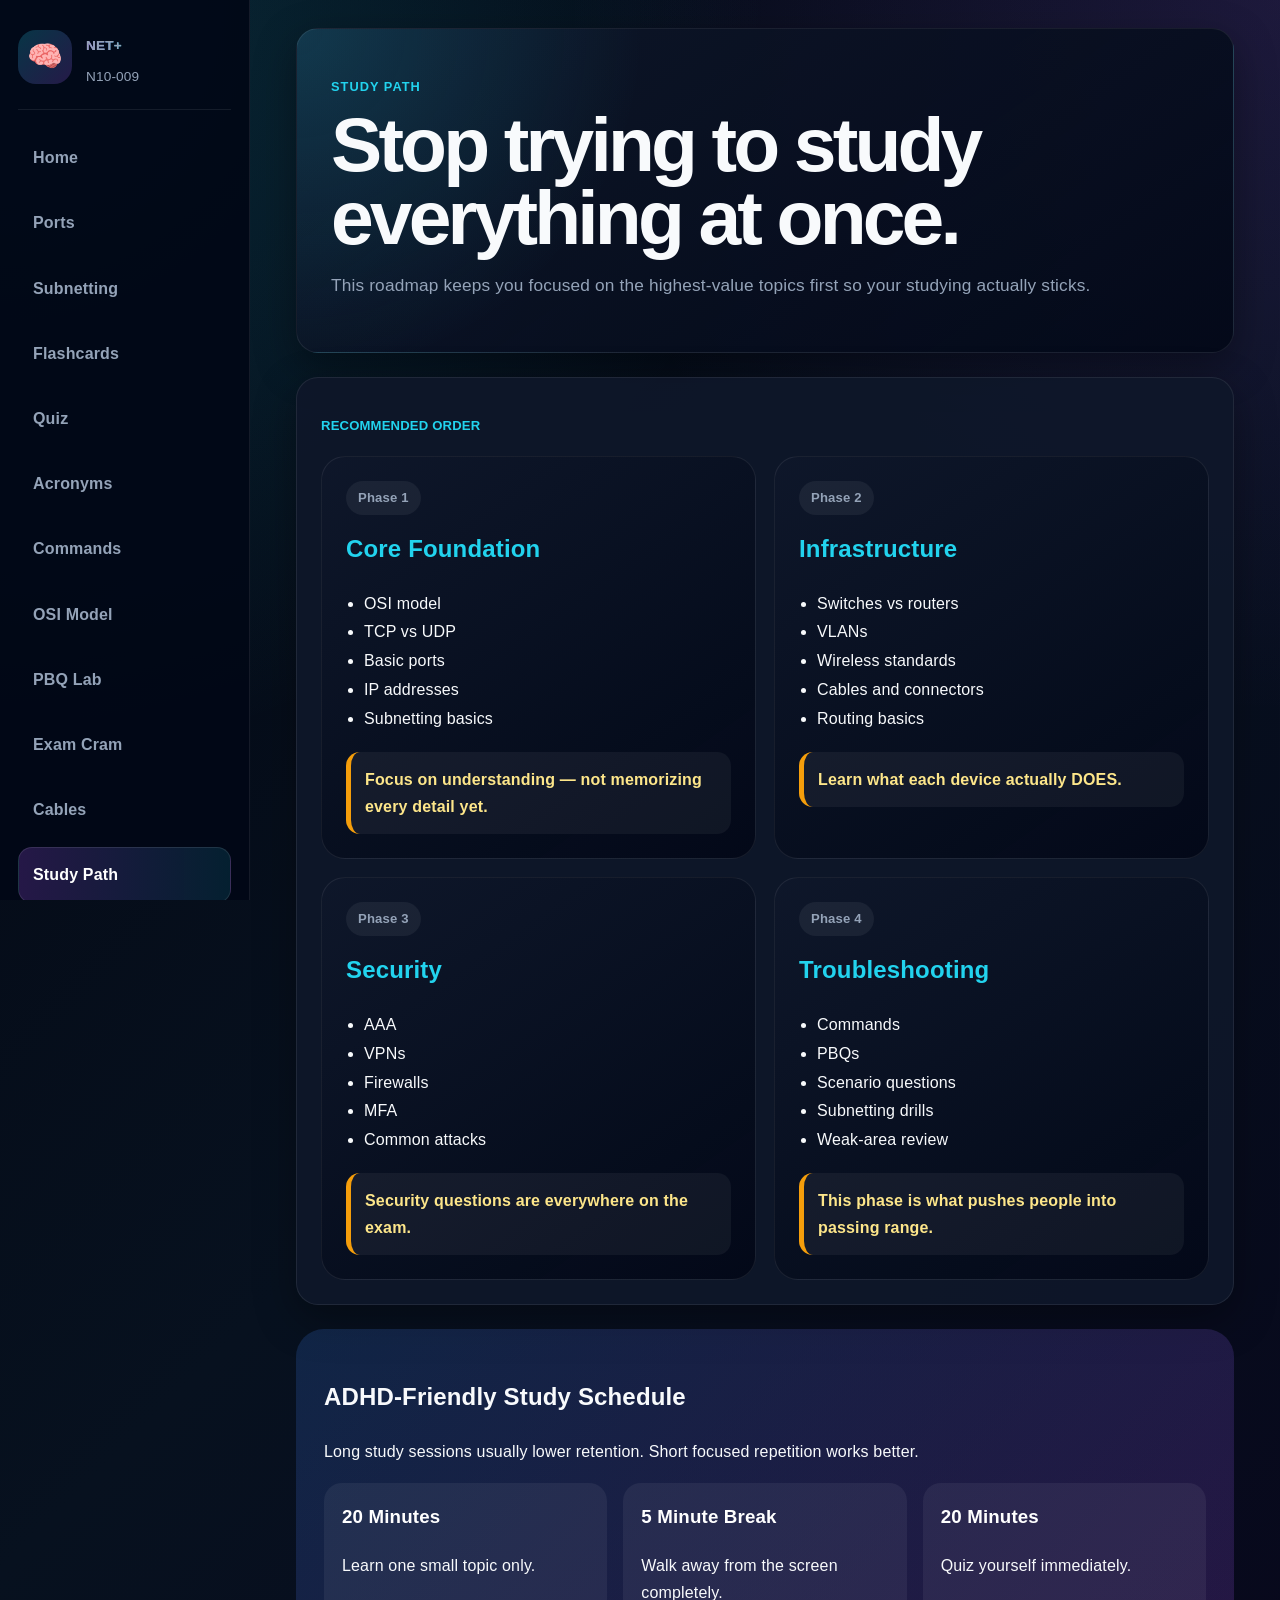
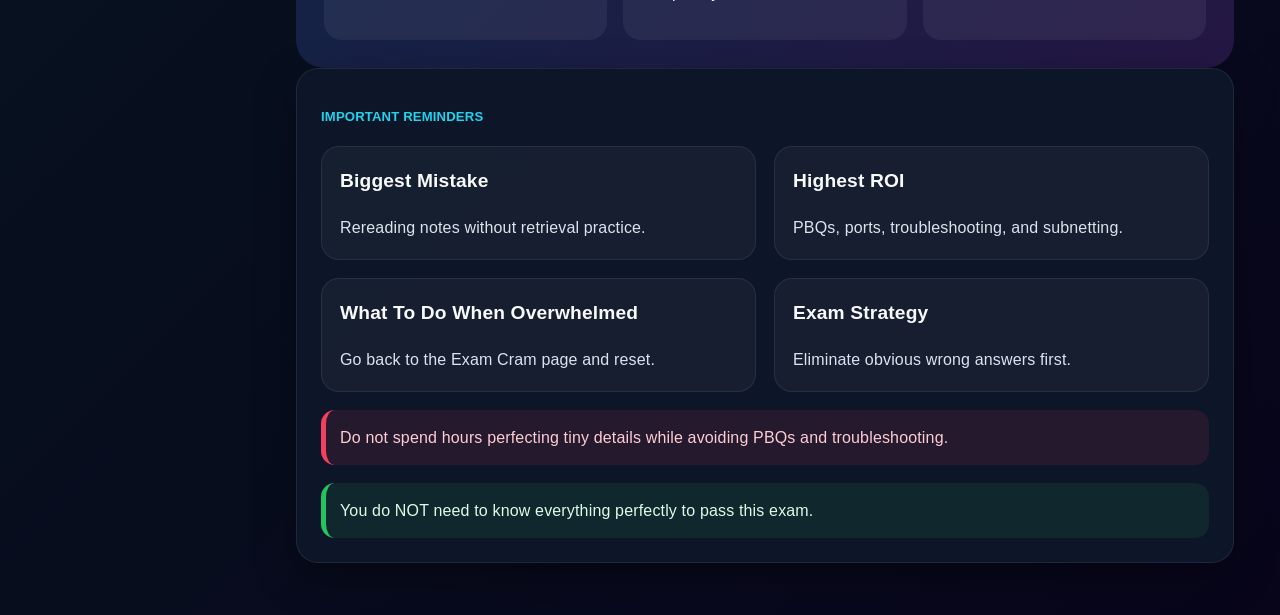
<file: study-path.html>
<!DOCTYPE html>
<html lang="en">
<head>
  <meta charset="UTF-8" />

  <meta name="viewport"
    content="width=device-width, initial-scale=1.0" />

  <title>Study Path | Network+ Study Hub</title>

  <link rel="stylesheet" href="style.css" />

  <style>

    .path-grid {
      display: grid;
      grid-template-columns: repeat(2, 1fr);
      gap: 18px;
    }

    .path-card {
      padding: 24px;

      border-radius: 24px;

      background:
        linear-gradient(
          145deg,
          rgba(15,23,42,.95),
          rgba(2,8,23,.92)
        );

      border: 1px solid rgba(255,255,255,.08);

      position: relative;

      overflow: hidden;
    }

    .path-card::after {
      content: "";

      position: absolute;

      inset: auto -20% -50% -20%;

      height: 120px;

      background:
        radial-gradient(
          circle,
          rgba(34,211,238,.18),
          transparent 70%
        );
    }

    .path-card h2 {
      margin-top: 0;
      color: var(--cyan);
    }

    .phase {
      display: inline-block;

      margin-bottom: 14px;

      padding: 6px 12px;

      border-radius: 999px;

      background: rgba(255,255,255,.06);

      color: var(--muted);

      font-size: .82rem;

      font-weight: 800;
    }

    .task-list {
      margin-top: 14px;
      padding-left: 18px;
      line-height: 1.8;
    }

    .focus-box {
      margin-top: 18px;

      padding: 14px;

      border-radius: 14px;

      background: rgba(255,255,255,.05);

      border-left: 5px solid var(--orange);

      color: #fde68a;

      font-weight: 700;
    }

    .danger-box {
      margin-top: 18px;

      padding: 14px;

      border-radius: 14px;

      background: rgba(244,63,94,.10);

      border-left: 5px solid #f43f5e;

      color: #fecdd3;
    }

    .win-box {
      margin-top: 18px;

      padding: 14px;

      border-radius: 14px;

      background: rgba(34,197,94,.10);

      border-left: 5px solid #22c55e;

      color: #dcfce7;
    }

    .schedule-card {
      padding: 28px;

      border-radius: 28px;

      margin-top: 24px;

      background:
        linear-gradient(
          135deg,
          rgba(59,130,246,.18),
          rgba(168,85,247,.18)
        );
    }

    .schedule-grid {
      display: grid;
      grid-template-columns: repeat(3, 1fr);
      gap: 16px;
      margin-top: 18px;
    }

    .schedule-day {
      padding: 18px;

      border-radius: 18px;

      background: rgba(255,255,255,.06);
    }

    .schedule-day h3 {
      margin-top: 0;
      color: white;
    }

    @media (max-width: 900px) {

      .path-grid,
      .schedule-grid {
        grid-template-columns: 1fr;
      }

    }

  </style>
</head>

<body>

<a class="skip-link"
  href="#main">
  Skip to main content
</a>

<div class="shell">

  <aside class="sidebar">

    <div class="brand">
      <div class="logo">🧠</div>

      <div>
        <h2>
          <span class="gradient-text">
            NET+
          </span>
        </h2>

        <span>N10-009</span>
      </div>
    </div>

    <nav class="nav">
      <a href="index.html">Home</a>
      <a href="ports.html">Ports</a>
      <a href="subnetting.html">Subnetting</a>
      <a href="flashcards.html">Flashcards</a>
      <a href="quiz.html">Quiz</a>
      <a href="acronyms.html">Acronyms</a>
      <a href="commands.html">Commands</a>
      <a href="osi.html">OSI Model</a>
      <a href="pbq.html">PBQ Lab</a>
      <a href="exam-cram.html">Exam Cram</a>
      <a href="cables.html">Cables</a>
      <a href="study-path.html"
        class="active">
        Study Path
      </a>
    </nav>

    <div class="side-note">
      <strong>Focus Rule</strong>

      <span>
        One strong topic is better than five weak ones.
      </span>
    </div>

  </aside>

  <main id="main">

    <section class="hero-card">

      <p class="eyebrow">
        Study Path
      </p>

      <h1>
        Stop trying to study everything at once.
      </h1>

      <p class="subtitle">
        This roadmap keeps you focused on the highest-value topics first so your studying actually sticks.
      </p>

    </section>

    <section class="panel">

      <p class="section-tag">
        Recommended Order
      </p>

      <div class="path-grid">

        <!-- PHASE 1 -->

        <article class="path-card">

          <span class="phase">
            Phase 1
          </span>

          <h2>
            Core Foundation
          </h2>

          <ul class="task-list">
            <li>OSI model</li>
            <li>TCP vs UDP</li>
            <li>Basic ports</li>
            <li>IP addresses</li>
            <li>Subnetting basics</li>
          </ul>

          <div class="focus-box">
            Focus on understanding — not memorizing every detail yet.
          </div>

        </article>

        <!-- PHASE 2 -->

        <article class="path-card">

          <span class="phase">
            Phase 2
          </span>

          <h2>
            Infrastructure
          </h2>

          <ul class="task-list">
            <li>Switches vs routers</li>
            <li>VLANs</li>
            <li>Wireless standards</li>
            <li>Cables and connectors</li>
            <li>Routing basics</li>
          </ul>

          <div class="focus-box">
            Learn what each device actually DOES.
          </div>

        </article>

        <!-- PHASE 3 -->

        <article class="path-card">

          <span class="phase">
            Phase 3
          </span>

          <h2>
            Security
          </h2>

          <ul class="task-list">
            <li>AAA</li>
            <li>VPNs</li>
            <li>Firewalls</li>
            <li>MFA</li>
            <li>Common attacks</li>
          </ul>

          <div class="focus-box">
            Security questions are everywhere on the exam.
          </div>

        </article>

        <!-- PHASE 4 -->

        <article class="path-card">

          <span class="phase">
            Phase 4
          </span>

          <h2>
            Troubleshooting
          </h2>

          <ul class="task-list">
            <li>Commands</li>
            <li>PBQs</li>
            <li>Scenario questions</li>
            <li>Subnetting drills</li>
            <li>Weak-area review</li>
          </ul>

          <div class="focus-box">
            This phase is what pushes people into passing range.
          </div>

        </article>

      </div>

    </section>

    <section class="schedule-card">

      <h2>
        ADHD-Friendly Study Schedule
      </h2>

      <p>
        Long study sessions usually lower retention. Short focused repetition works better.
      </p>

      <div class="schedule-grid">

        <article class="schedule-day">

          <h3>
            20 Minutes
          </h3>

          <p>
            Learn one small topic only.
          </p>

        </article>

        <article class="schedule-day">

          <h3>
            5 Minute Break
          </h3>

          <p>
            Walk away from the screen completely.
          </p>

        </article>

        <article class="schedule-day">

          <h3>
            20 Minutes
          </h3>

          <p>
            Quiz yourself immediately.
          </p>

        </article>

      </div>

    </section>

    <section class="panel">

      <p class="section-tag">
        Important Reminders
      </p>

      <div class="rules-grid">

        <article class="study-rule">

          <h2>
            Biggest Mistake
          </h2>

          <p>
            Rereading notes without retrieval practice.
          </p>

        </article>

        <article class="study-rule">

          <h2>
            Highest ROI
          </h2>

          <p>
            PBQs, ports, troubleshooting, and subnetting.
          </p>

        </article>

        <article class="study-rule">

          <h2>
            What To Do When Overwhelmed
          </h2>

          <p>
            Go back to the Exam Cram page and reset.
          </p>

        </article>

        <article class="study-rule">

          <h2>
            Exam Strategy
          </h2>

          <p>
            Eliminate obvious wrong answers first.
          </p>

        </article>

      </div>

      <div class="danger-box">
        Do not spend hours perfecting tiny details while avoiding PBQs and troubleshooting.
      </div>

      <div class="win-box">
        You do NOT need to know everything perfectly to pass this exam.
      </div>

    </section>

  </main>

</div>

</body>
</html>
</file>
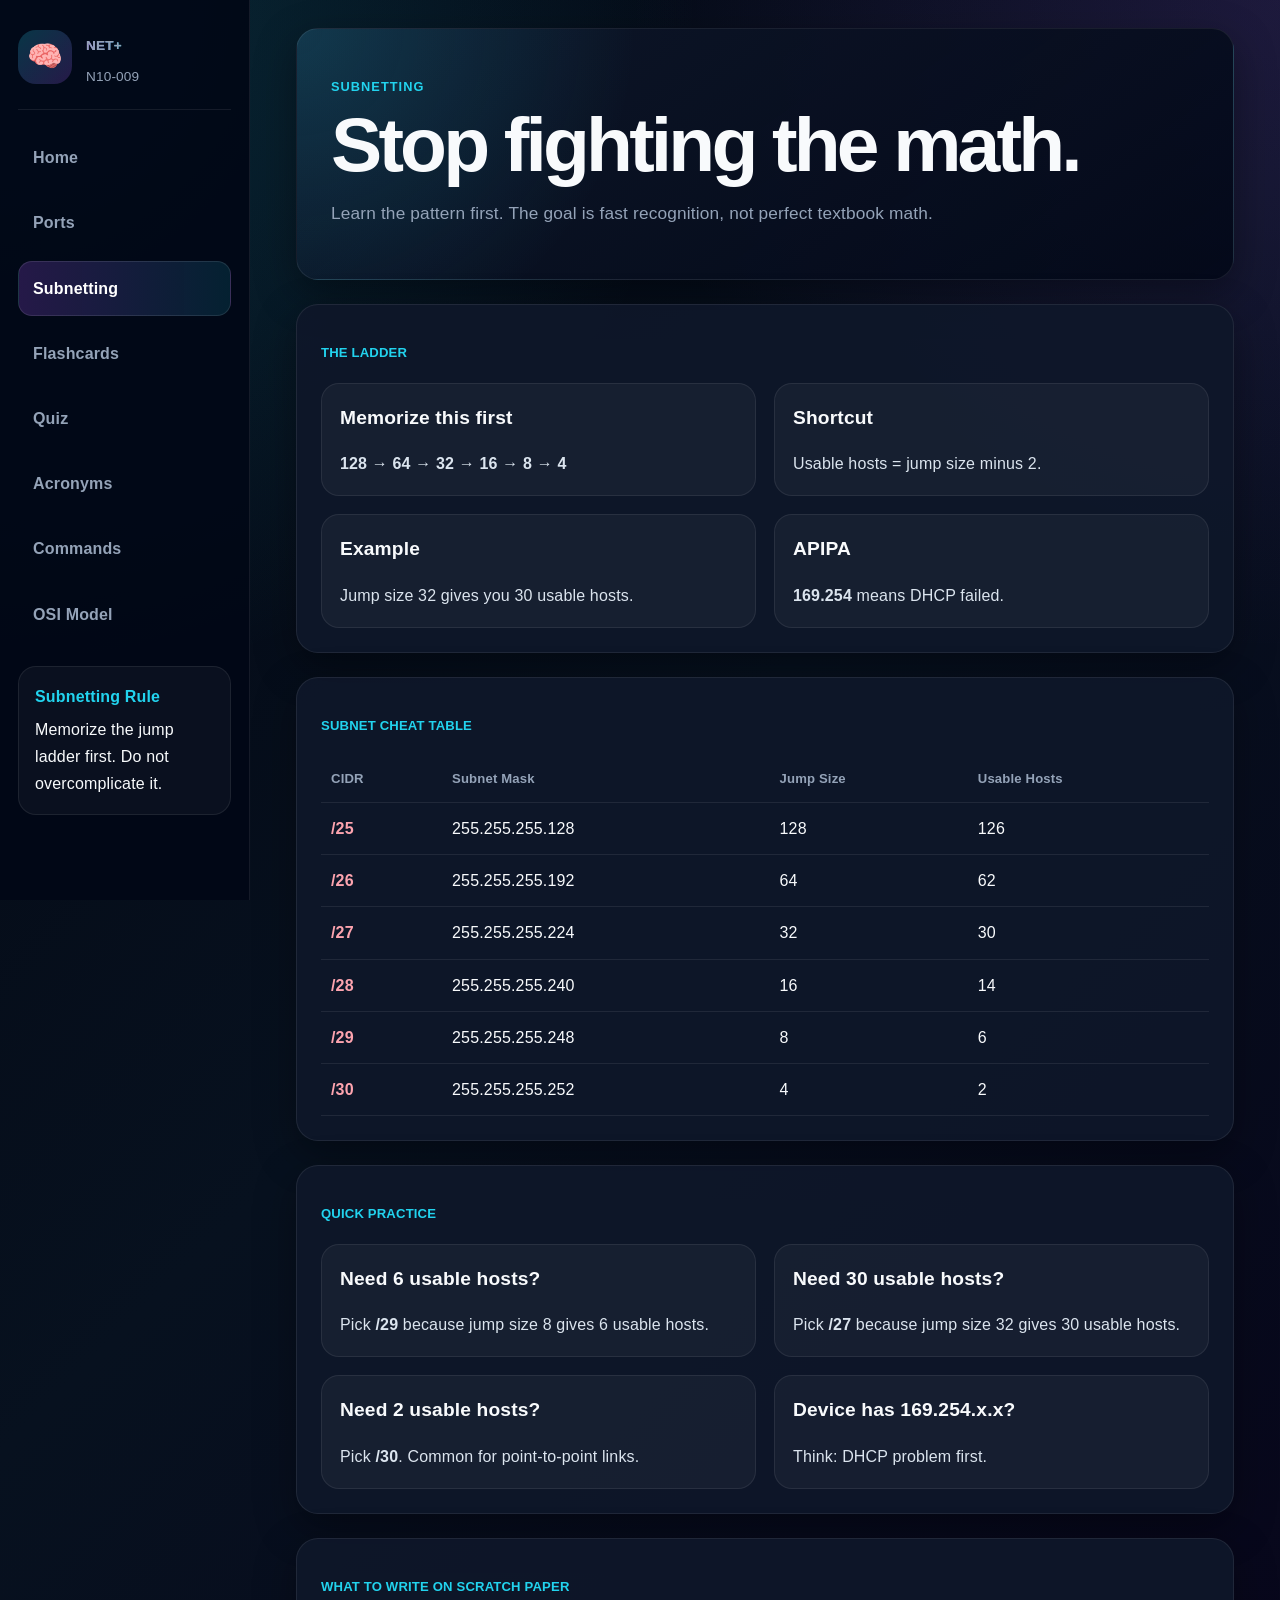
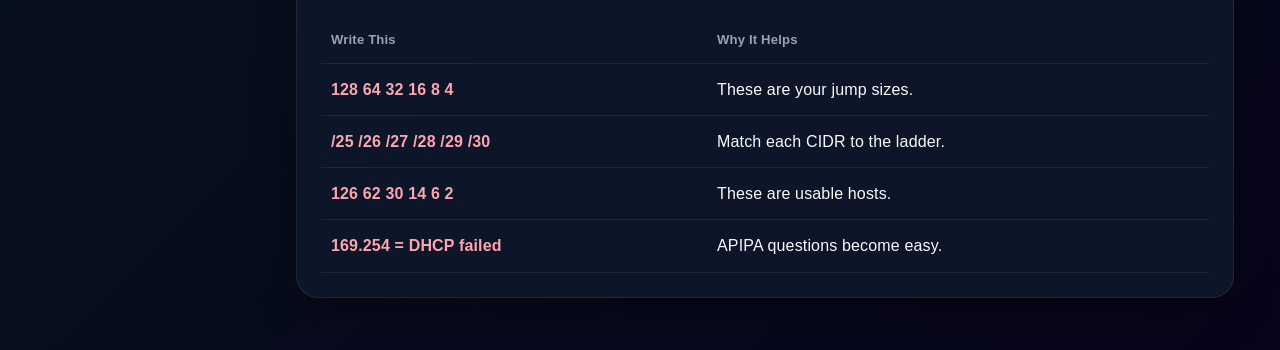
<file: subnetting.html>
<!DOCTYPE html>
<html lang="en">
<head>
  <meta charset="UTF-8" />
  <meta name="viewport" content="width=device-width, initial-scale=1.0" />
  <title>Subnetting | Network+ Study Hub</title>
  <link rel="stylesheet" href="style.css" />
</head>

<body>
  <a class="skip-link" href="#main">Skip to main content</a>

  <div class="shell">
    <aside class="sidebar">
      <div class="brand">
        <div class="logo" aria-hidden="true">🧠</div>
        <div>
          <h2><span class="gradient-text">NET+</span></h2>
          <span>N10-009</span>
        </div>
      </div>

      <nav class="nav" aria-label="Main navigation">
        <a href="index.html">Home</a>
        <a href="ports.html">Ports</a>
        <a href="subnetting.html" class="active">Subnetting</a>
        <a href="flashcards.html">Flashcards</a>
        <a href="quiz.html">Quiz</a>
        <a href="acronyms.html">Acronyms</a>
        <a href="commands.html">Commands</a>
        <a href="osi.html">OSI Model</a>
      </nav>

      <div class="side-note">
        <strong>Subnetting Rule</strong>
        <span>Memorize the jump ladder first. Do not overcomplicate it.</span>
      </div>
    </aside>

    <main id="main">
      <section class="hero-card">
        <p class="eyebrow">Subnetting</p>
        <h1>Stop fighting the math.</h1>
        <p class="subtitle">
          Learn the pattern first. The goal is fast recognition, not perfect textbook math.
        </p>
      </section>

      <section class="panel">
        <p class="section-tag">The Ladder</p>

        <div class="rules-grid">
          <article class="study-rule">
            <h2>Memorize this first</h2>
            <p><strong>128 → 64 → 32 → 16 → 8 → 4</strong></p>
          </article>

          <article class="study-rule">
            <h2>Shortcut</h2>
            <p>Usable hosts = jump size minus 2.</p>
          </article>

          <article class="study-rule">
            <h2>Example</h2>
            <p>Jump size 32 gives you 30 usable hosts.</p>
          </article>

          <article class="study-rule">
            <h2>APIPA</h2>
            <p><strong>169.254</strong> means DHCP failed.</p>
          </article>
        </div>
      </section>

      <section class="panel">
        <p class="section-tag">Subnet Cheat Table</p>

        <table>
          <thead>
            <tr>
              <th>CIDR</th>
              <th>Subnet Mask</th>
              <th>Jump Size</th>
              <th>Usable Hosts</th>
            </tr>
          </thead>
          <tbody>
            <tr><td>/25</td><td>255.255.255.128</td><td>128</td><td>126</td></tr>
            <tr><td>/26</td><td>255.255.255.192</td><td>64</td><td>62</td></tr>
            <tr><td>/27</td><td>255.255.255.224</td><td>32</td><td>30</td></tr>
            <tr><td>/28</td><td>255.255.255.240</td><td>16</td><td>14</td></tr>
            <tr><td>/29</td><td>255.255.255.248</td><td>8</td><td>6</td></tr>
            <tr><td>/30</td><td>255.255.255.252</td><td>4</td><td>2</td></tr>
          </tbody>
        </table>
      </section>

      <section class="panel">
        <p class="section-tag">Quick Practice</p>

        <div class="rules-grid">
          <article class="study-rule">
            <h2>Need 6 usable hosts?</h2>
            <p>Pick <strong>/29</strong> because jump size 8 gives 6 usable hosts.</p>
          </article>

          <article class="study-rule">
            <h2>Need 30 usable hosts?</h2>
            <p>Pick <strong>/27</strong> because jump size 32 gives 30 usable hosts.</p>
          </article>

          <article class="study-rule">
            <h2>Need 2 usable hosts?</h2>
            <p>Pick <strong>/30</strong>. Common for point-to-point links.</p>
          </article>

          <article class="study-rule">
            <h2>Device has 169.254.x.x?</h2>
            <p>Think: DHCP problem first.</p>
          </article>
        </div>
      </section>

      <section class="panel">
        <p class="section-tag">What to Write on Scratch Paper</p>

        <table>
          <thead>
            <tr>
              <th>Write This</th>
              <th>Why It Helps</th>
            </tr>
          </thead>
          <tbody>
            <tr>
              <td>128 64 32 16 8 4</td>
              <td>These are your jump sizes.</td>
            </tr>
            <tr>
              <td>/25 /26 /27 /28 /29 /30</td>
              <td>Match each CIDR to the ladder.</td>
            </tr>
            <tr>
              <td>126 62 30 14 6 2</td>
              <td>These are usable hosts.</td>
            </tr>
            <tr>
              <td>169.254 = DHCP failed</td>
              <td>APIPA questions become easy.</td>
            </tr>
          </tbody>
        </table>
      </section>
    </main>
  </div>
</body>
</html>
</file>
<file: style.css>
:root {
  --bg: #050816;
  --panel: rgba(15, 23, 42, 0.92);
  --panel-light: rgba(255,255,255,0.05);

  --text: #f8fafc;
  --muted: #94a3b8;

  --cyan: #22d3ee;
  --blue: #3b82f6;
  --green: #22c55e;
  --purple: #a855f7;
  --orange: #f59e0b;
  --red: #f43f5e;

  --border: rgba(255,255,255,0.08);

  --shadow: 0 14px 40px rgba(0,0,0,0.35);

  --radius: 22px;
}

* {
  box-sizing: border-box;
}

html {
  scroll-behavior: smooth;
}

@media (prefers-reduced-motion: reduce) {
  * {
    animation: none !important;
    transition: none !important;
    scroll-behavior: auto !important;
  }
}

body {
  margin: 0;

  font-family:
    "Atkinson Hyperlegible",
    "Segoe UI",
    Arial,
    sans-serif;

  background:
    radial-gradient(circle at top left, rgba(34,211,238,.18), transparent 30%),
    radial-gradient(circle at top right, rgba(168,85,247,.14), transparent 28%),
    linear-gradient(135deg, #030712, #07111f 45%, #08051b);

  color: var(--text);

  min-height: 100vh;
  line-height: 1.7;
  letter-spacing: .01em;
}

img {
  max-width: 100%;
}

a {
  color: inherit;
}

.skip-link {
  position: absolute;
  left: -999px;
  top: 10px;
  z-index: 999;
  background: white;
  color: black;
  padding: 12px 16px;
  border-radius: 12px;
}

.skip-link:focus {
  left: 12px;
}

.shell {
  display: grid;
  grid-template-columns: 250px 1fr;
  min-height: 100vh;
}

.sidebar {
  position: sticky;
  top: 0;

  height: 100vh;

  padding: 24px 18px;

  background: rgba(2,8,23,.94);

  border-right: 1px solid var(--border);

  overflow-y: auto;
}

.brand {
  display: flex;
  align-items: center;
  gap: 14px;

  padding-bottom: 20px;
  margin-bottom: 20px;

  border-bottom: 1px solid var(--border);
}

.logo {
  width: 54px;
  height: 54px;

  display: grid;
  place-items: center;

  border-radius: 18px;

  background:
    linear-gradient(
      135deg,
      rgba(34,211,238,.22),
      rgba(168,85,247,.22)
    );

  font-size: 1.8rem;
}

.brand h2 {
  margin: 0;
  font-size: 1.4rem;
}

.brand span {
  color: var(--muted);
  font-size: .85rem;
}

.gradient-text {
  background: linear-gradient(
    90deg,
    var(--purple),
    var(--cyan)
  );

  -webkit-background-clip: text;
  background-clip: text;

  color: transparent;
}

.nav {
  display: grid;
  gap: 10px;
}

.nav a {
  text-decoration: none;

  padding: 13px 14px;

  border-radius: 14px;

  color: var(--muted);

  font-weight: 700;

  border: 1px solid transparent;
}

.nav a:hover,
.nav a.active {
  background:
    linear-gradient(
      90deg,
      rgba(168,85,247,.22),
      rgba(34,211,238,.12)
    );

  border-color: rgba(255,255,255,.10);

  color: white;
}

.side-note {
  margin-top: 24px;

  padding: 16px;

  border-radius: 18px;

  background: rgba(255,255,255,.04);

  border: 1px solid rgba(255,255,255,.08);
}

.side-note strong {
  display: block;
  margin-bottom: 6px;
  color: var(--cyan);
}

main {
  padding:
    28px
    clamp(18px, 4vw, 46px);
}

.hero-card,
.panel,
.focus-card,
.domain-card,
.page-card {
  background: var(--panel);

  border: 1px solid var(--border);

  border-radius: var(--radius);

  box-shadow: var(--shadow);
}

.hero-card {
  padding: 34px;
  margin-bottom: 24px;

  background:
    radial-gradient(circle at top left, rgba(34,211,238,.18), transparent 35%),
    linear-gradient(145deg, rgba(15,23,42,.94), rgba(2,8,23,.88));
}

.eyebrow {
  color: var(--cyan);

  text-transform: uppercase;

  letter-spacing: .08em;

  font-size: .8rem;

  font-weight: 900;

  margin-bottom: 10px;
}

h1 {
  margin: 0;

  font-size:
    clamp(2.5rem, 6vw, 5rem);

  line-height: .95;

  letter-spacing: -.05em;
}

.subtitle {
  max-width: 760px;

  color: var(--muted);

  font-size: 1.08rem;

  margin-top: 18px;
}

.hero-actions {
  display: flex;
  flex-wrap: wrap;
  gap: 14px;

  margin-top: 28px;
}

.primary-btn,
.secondary-btn {
  text-decoration: none;

  padding: 14px 20px;

  border-radius: 16px;

  font-weight: 800;

  border: 1px solid var(--border);
}

.primary-btn {
  background:
    linear-gradient(
      135deg,
      var(--blue),
      var(--purple)
    );

  color: white;
}

.secondary-btn {
  background: rgba(255,255,255,.06);
}

.focus-grid,
.rules-grid,
.page-grid,
.domains {
  display: grid;
  gap: 18px;
}

.focus-grid {
  grid-template-columns: repeat(3, 1fr);

  margin-bottom: 24px;
}

.focus-card {
  padding: 22px;
}

.card-label {
  display: inline-block;

  margin-bottom: 10px;

  color: var(--cyan);

  font-size: .82rem;

  font-weight: 900;

  text-transform: uppercase;
}

.focus-card h2 {
  margin-top: 0;
  margin-bottom: 10px;

  font-size: 1.35rem;
}

.focus-card p {
  margin: 0;
  color: var(--muted);
}

.panel {
  padding: 24px;
  margin-bottom: 24px;
}

.section-tag {
  color: var(--cyan);

  text-transform: uppercase;

  font-size: .82rem;

  font-weight: 900;

  margin-bottom: 18px;
}

.rules-grid {
  grid-template-columns: repeat(2, 1fr);
}

.study-rule {
  padding: 18px;

  border-radius: 18px;

  background: rgba(255,255,255,.04);

  border: 1px solid rgba(255,255,255,.08);
}

.study-rule h2 {
  margin-top: 0;
  font-size: 1.2rem;
}

.study-rule p {
  margin-bottom: 0;
  color: #dbe4ee;
}

.page-grid {
  grid-template-columns: repeat(3, 1fr);
}

.page-card {
  text-decoration: none;

  padding: 22px;

  transition: background .2s ease;
}

.page-card:hover {
  background: rgba(255,255,255,.08);
}

.page-card span {
  display: block;

  margin-bottom: 10px;

  font-size: 1.2rem;

  font-weight: 800;

  color: white;
}

.page-card p {
  margin: 0;
  color: var(--muted);
}

.domains {
  grid-template-columns: repeat(2, 1fr);
}

.domain-card {
  padding: 22px;

  border-left: 6px solid var(--color);
}

.domain-card h2 {
  margin-top: 0;

  font-size: 1.2rem;
}

.domain-card p {
  color: var(--muted);
}

.domain-card strong {
  color: var(--color);

  font-size: 1.8rem;
}

table {
  width: 100%;
  border-collapse: collapse;
}

th,
td {
  padding: 12px 10px;
  text-align: left;
  border-bottom: 1px solid rgba(255,255,255,.08);
}

th {
  color: var(--muted);
  font-size: .82rem;
}

td:first-child {
  font-weight: 800;
  color: #fda4af;
}

details {
  overflow-x: auto;
}

table {
  min-width: 600px;
}

button {
  font: inherit;
}

@media (max-width: 1100px) {
  .shell {
    grid-template-columns: 1fr;
  }

  .sidebar {
    position: relative;
    height: auto;
  }

  .focus-grid,
  .rules-grid,
  .page-grid,
  .domains {
    grid-template-columns: 1fr 1fr;
  }
}

@media (max-width: 700px) {
  main {
    padding: 18px;
  }

  .focus-grid,
  .rules-grid,
  .page-grid,
  .domains {
    grid-template-columns: 1fr;
  }

  .hero-actions {
    flex-direction: column;
  }

  .primary-btn,
  .secondary-btn {
    text-align: center;
  }
}
</file>
